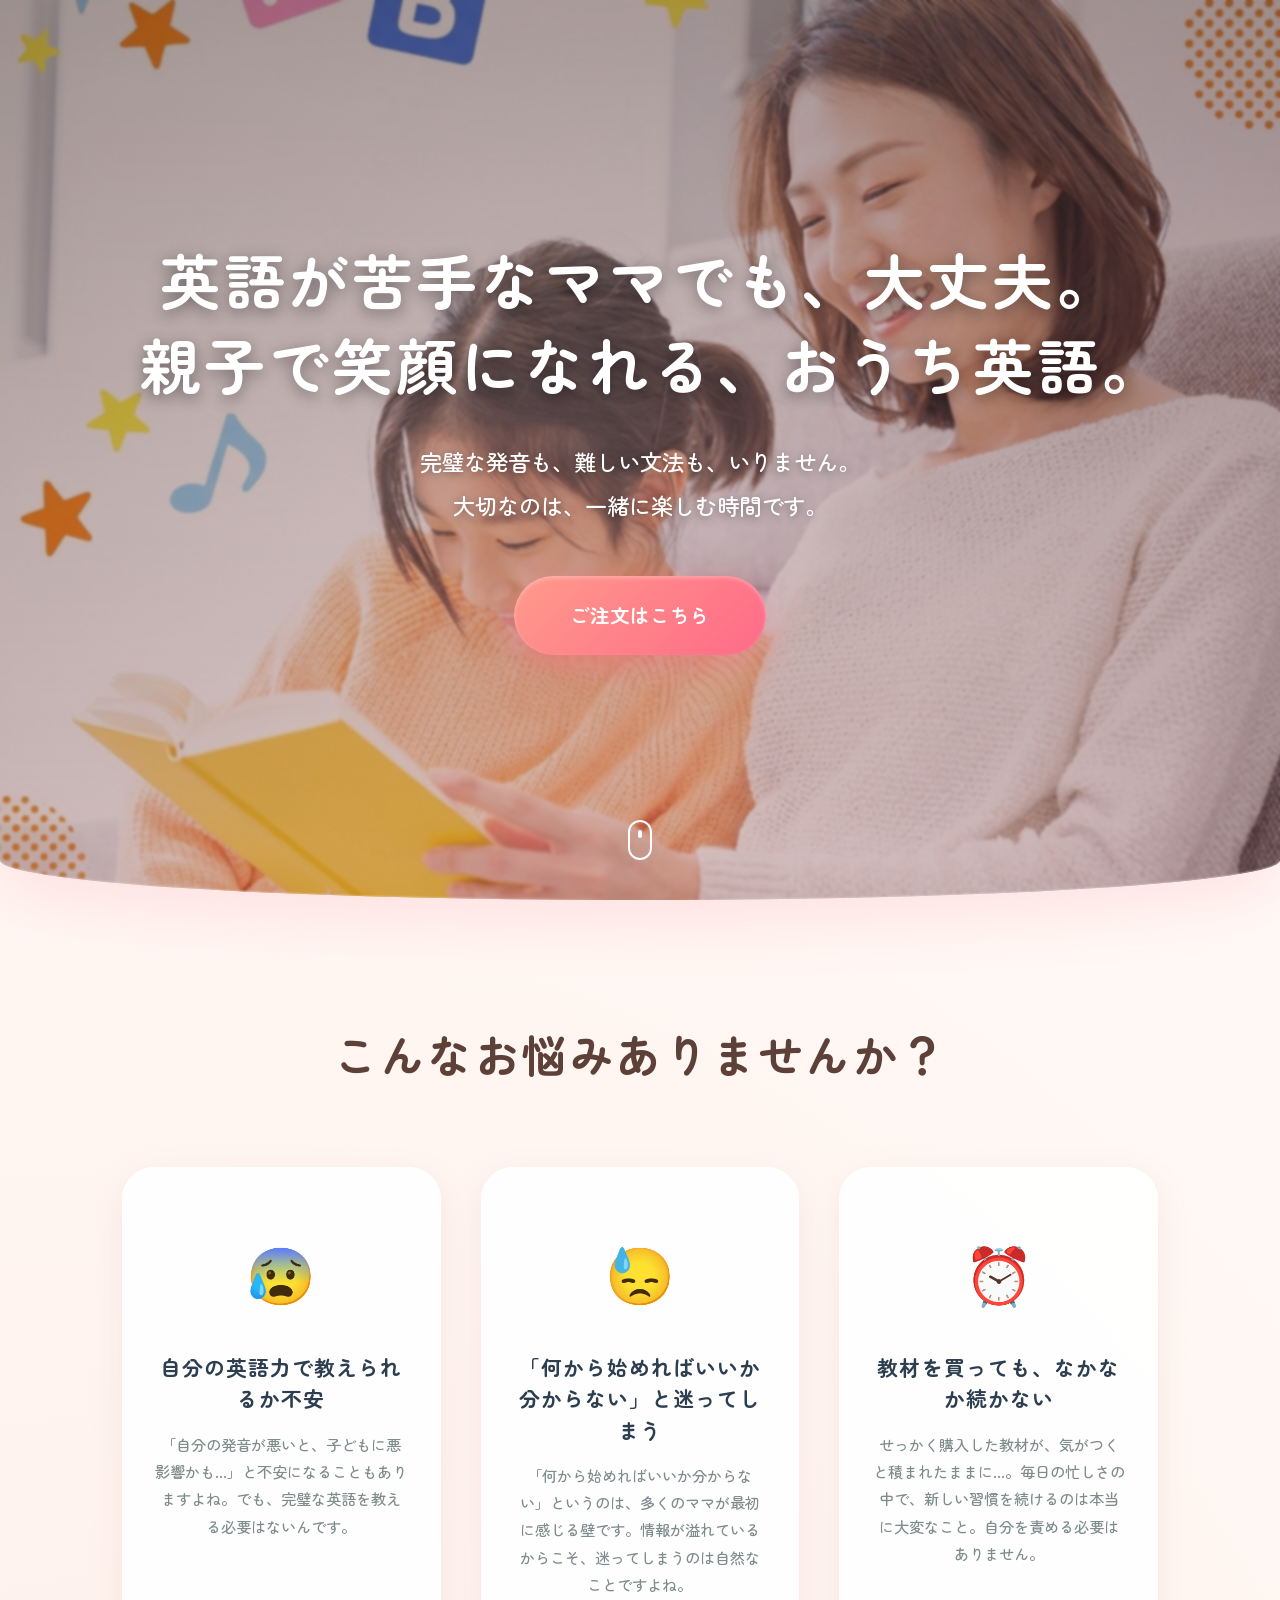
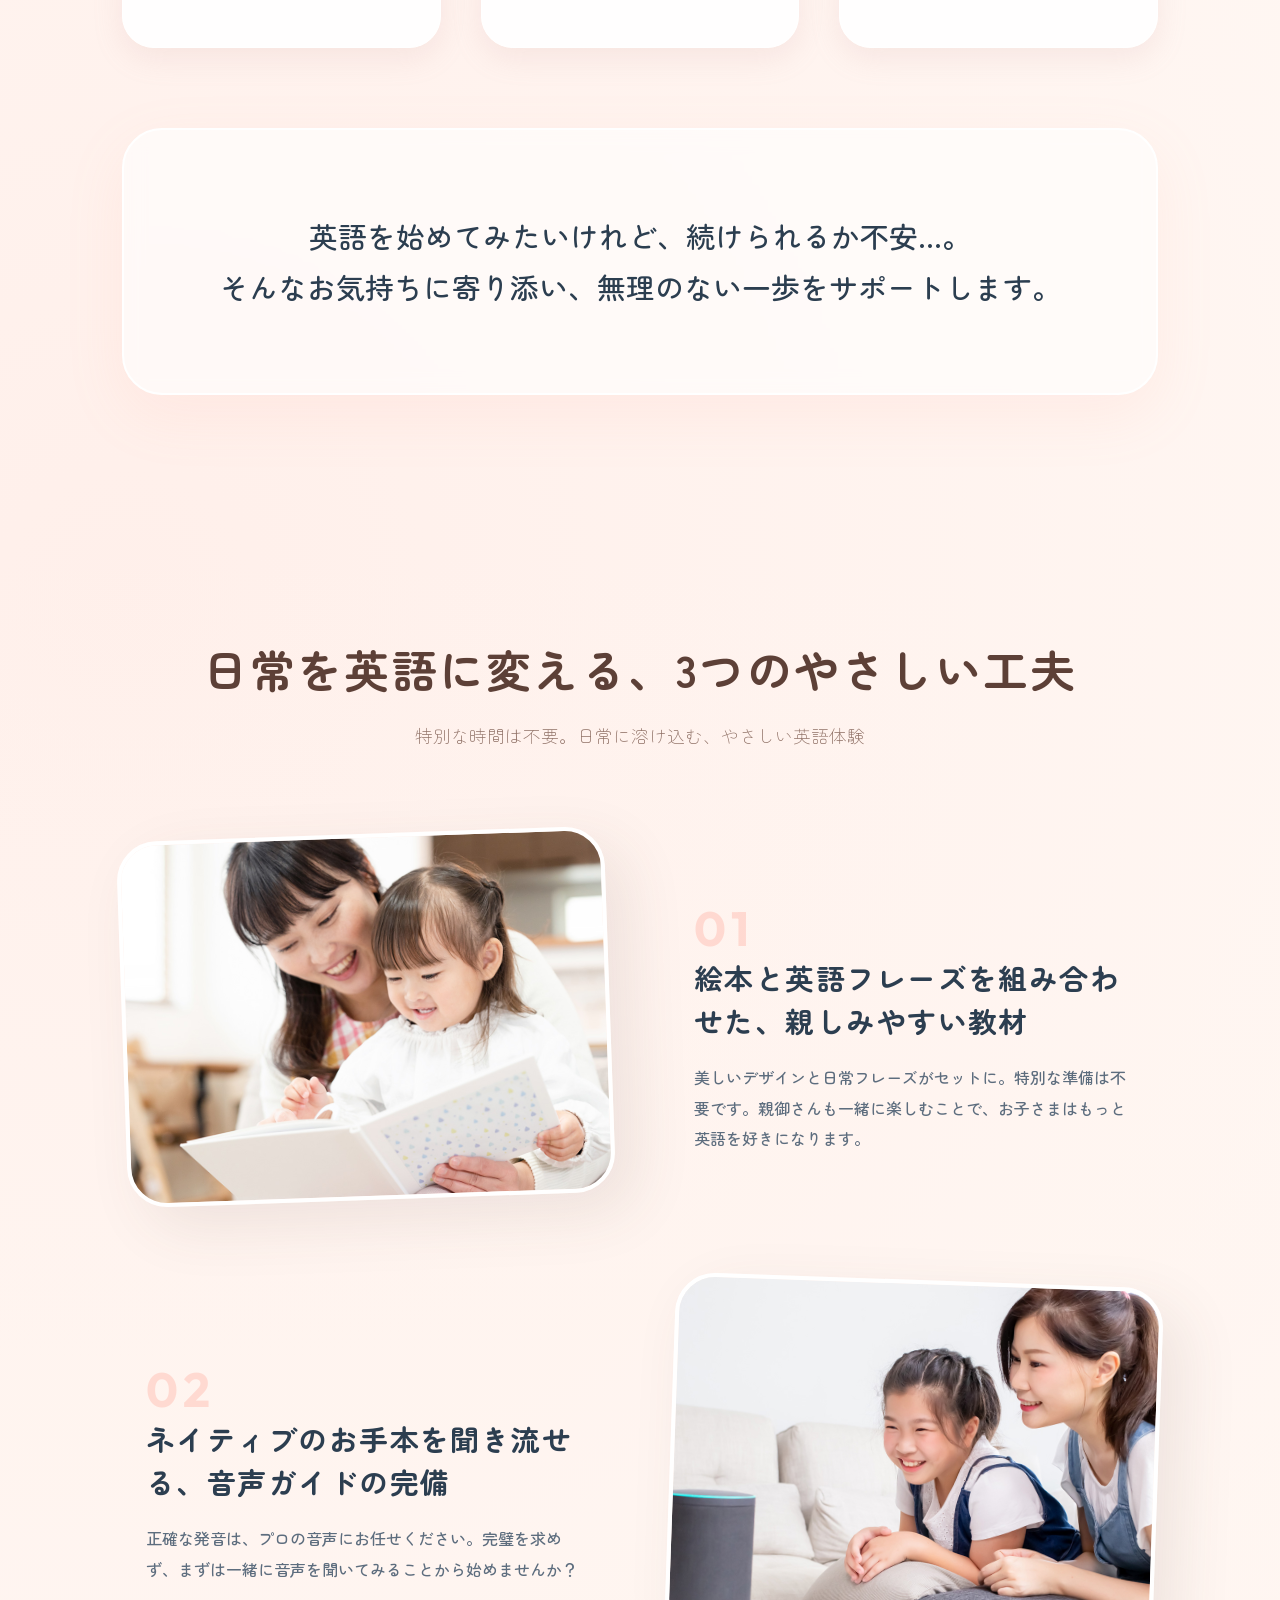
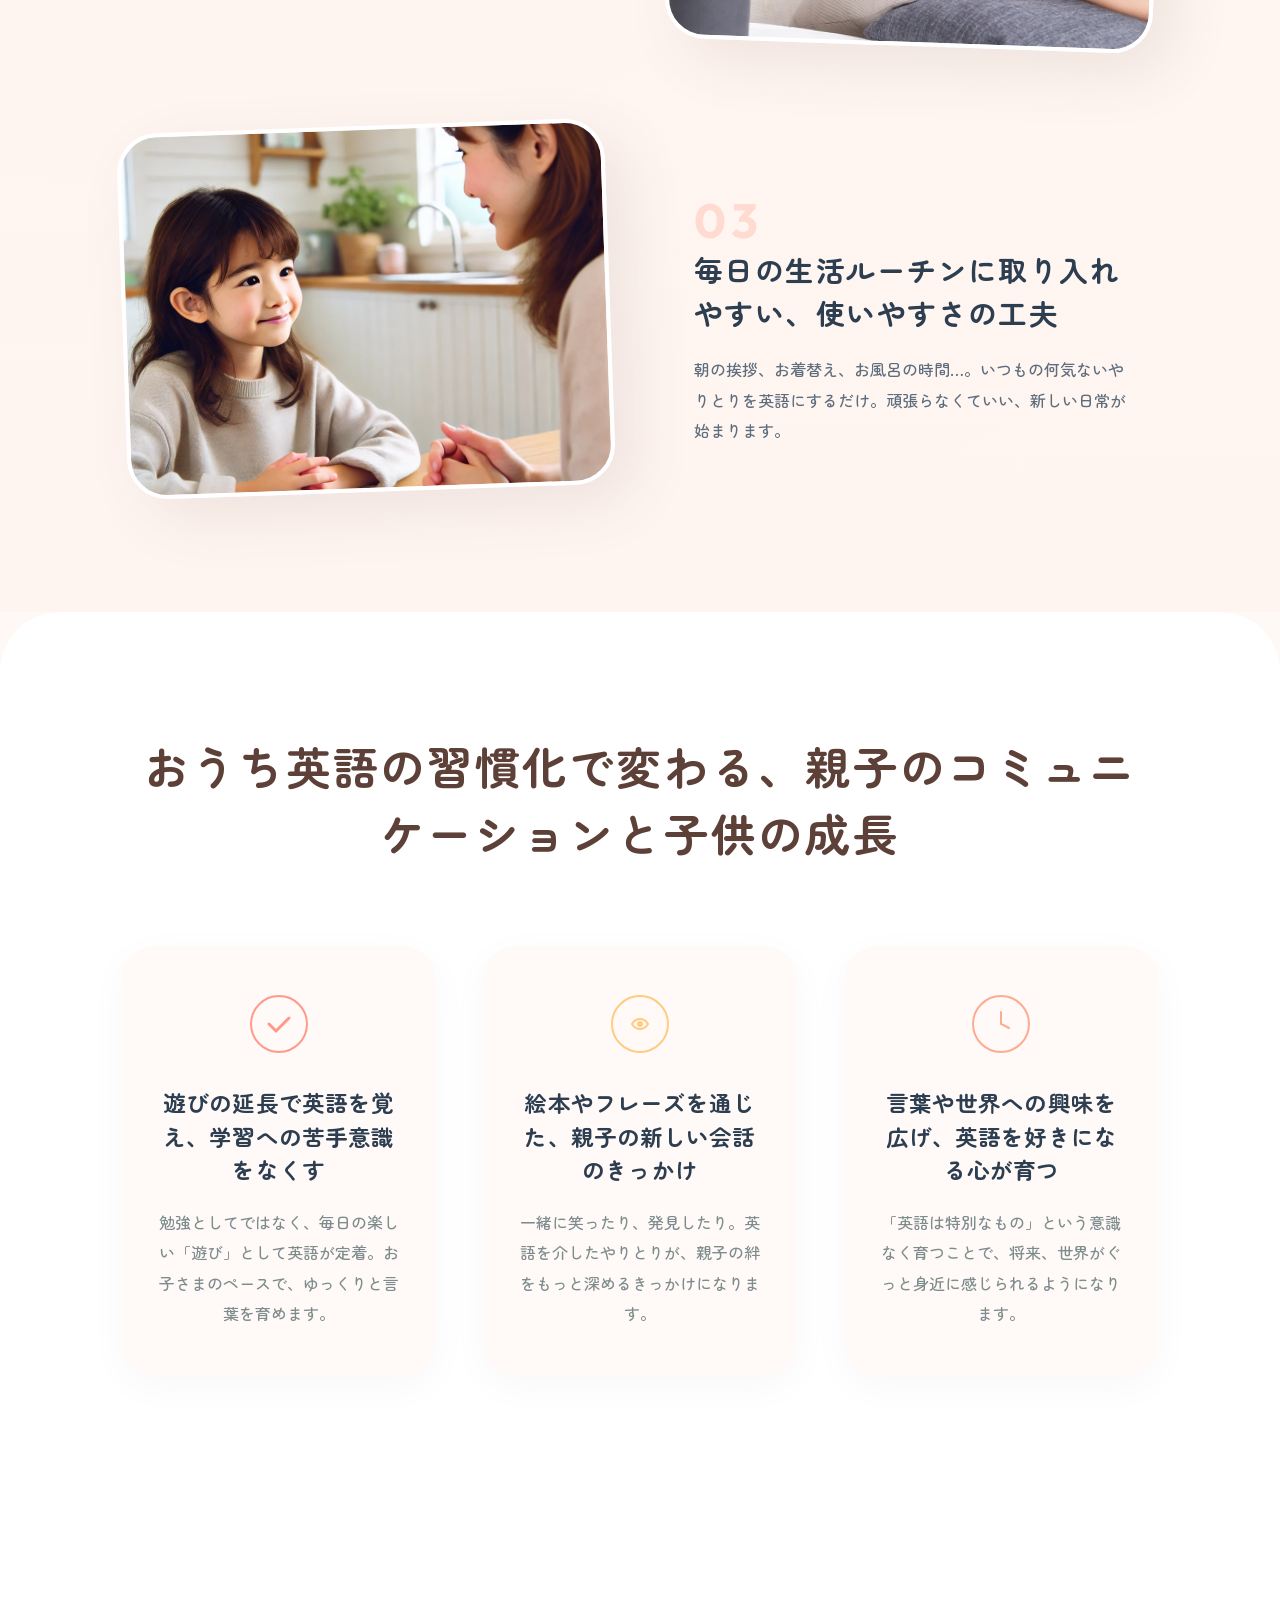
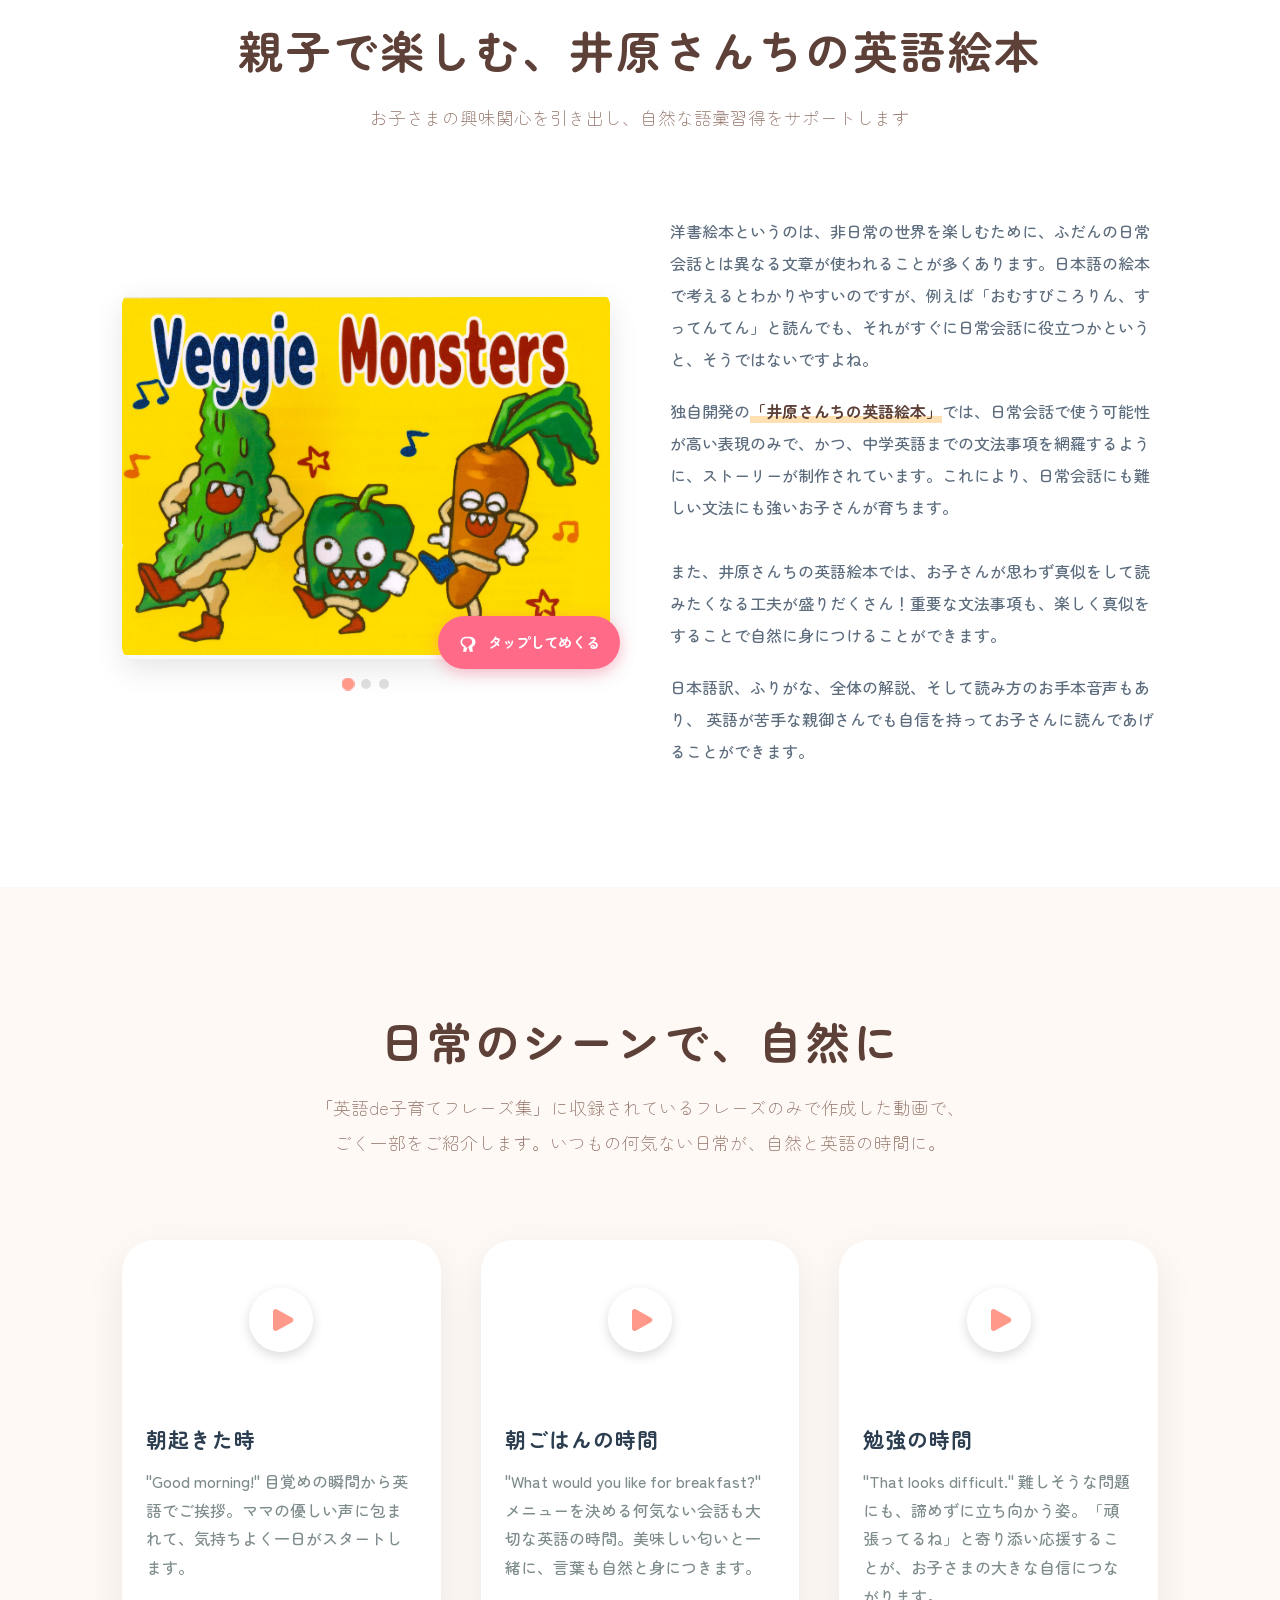
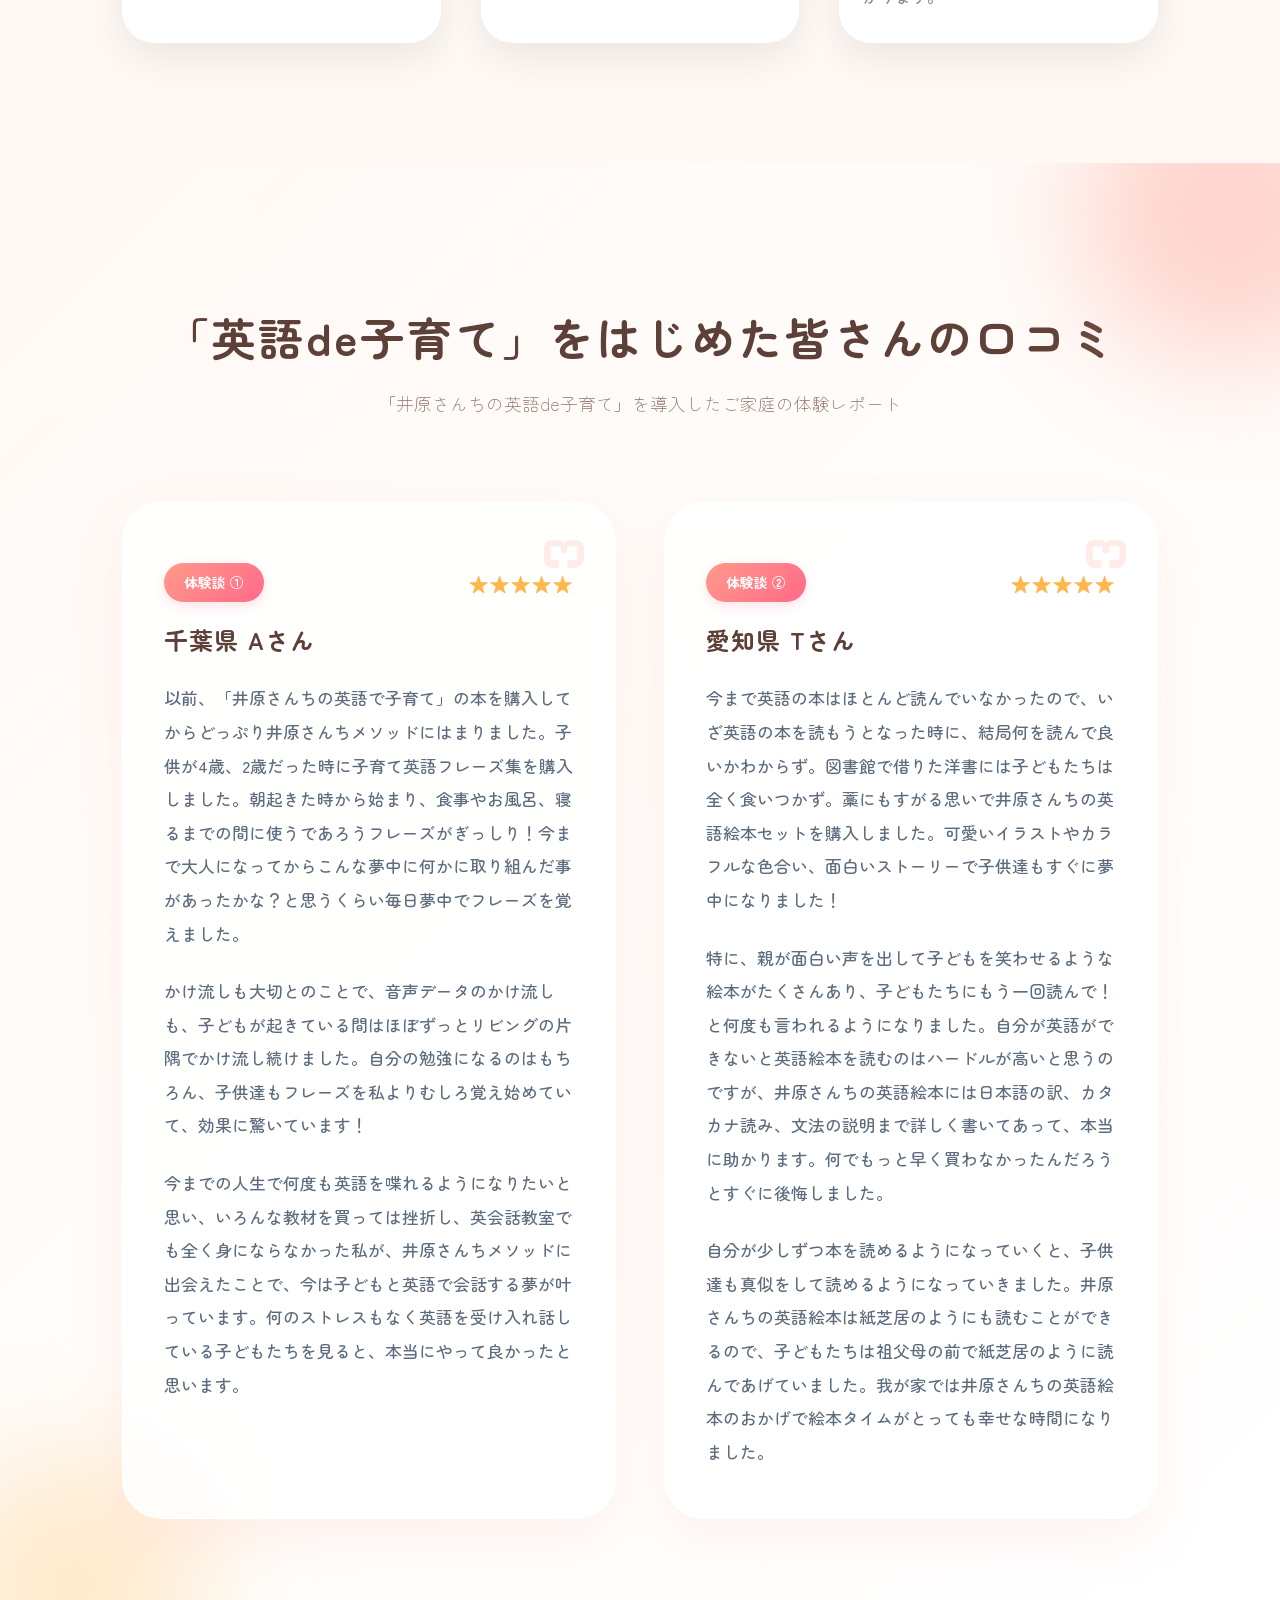
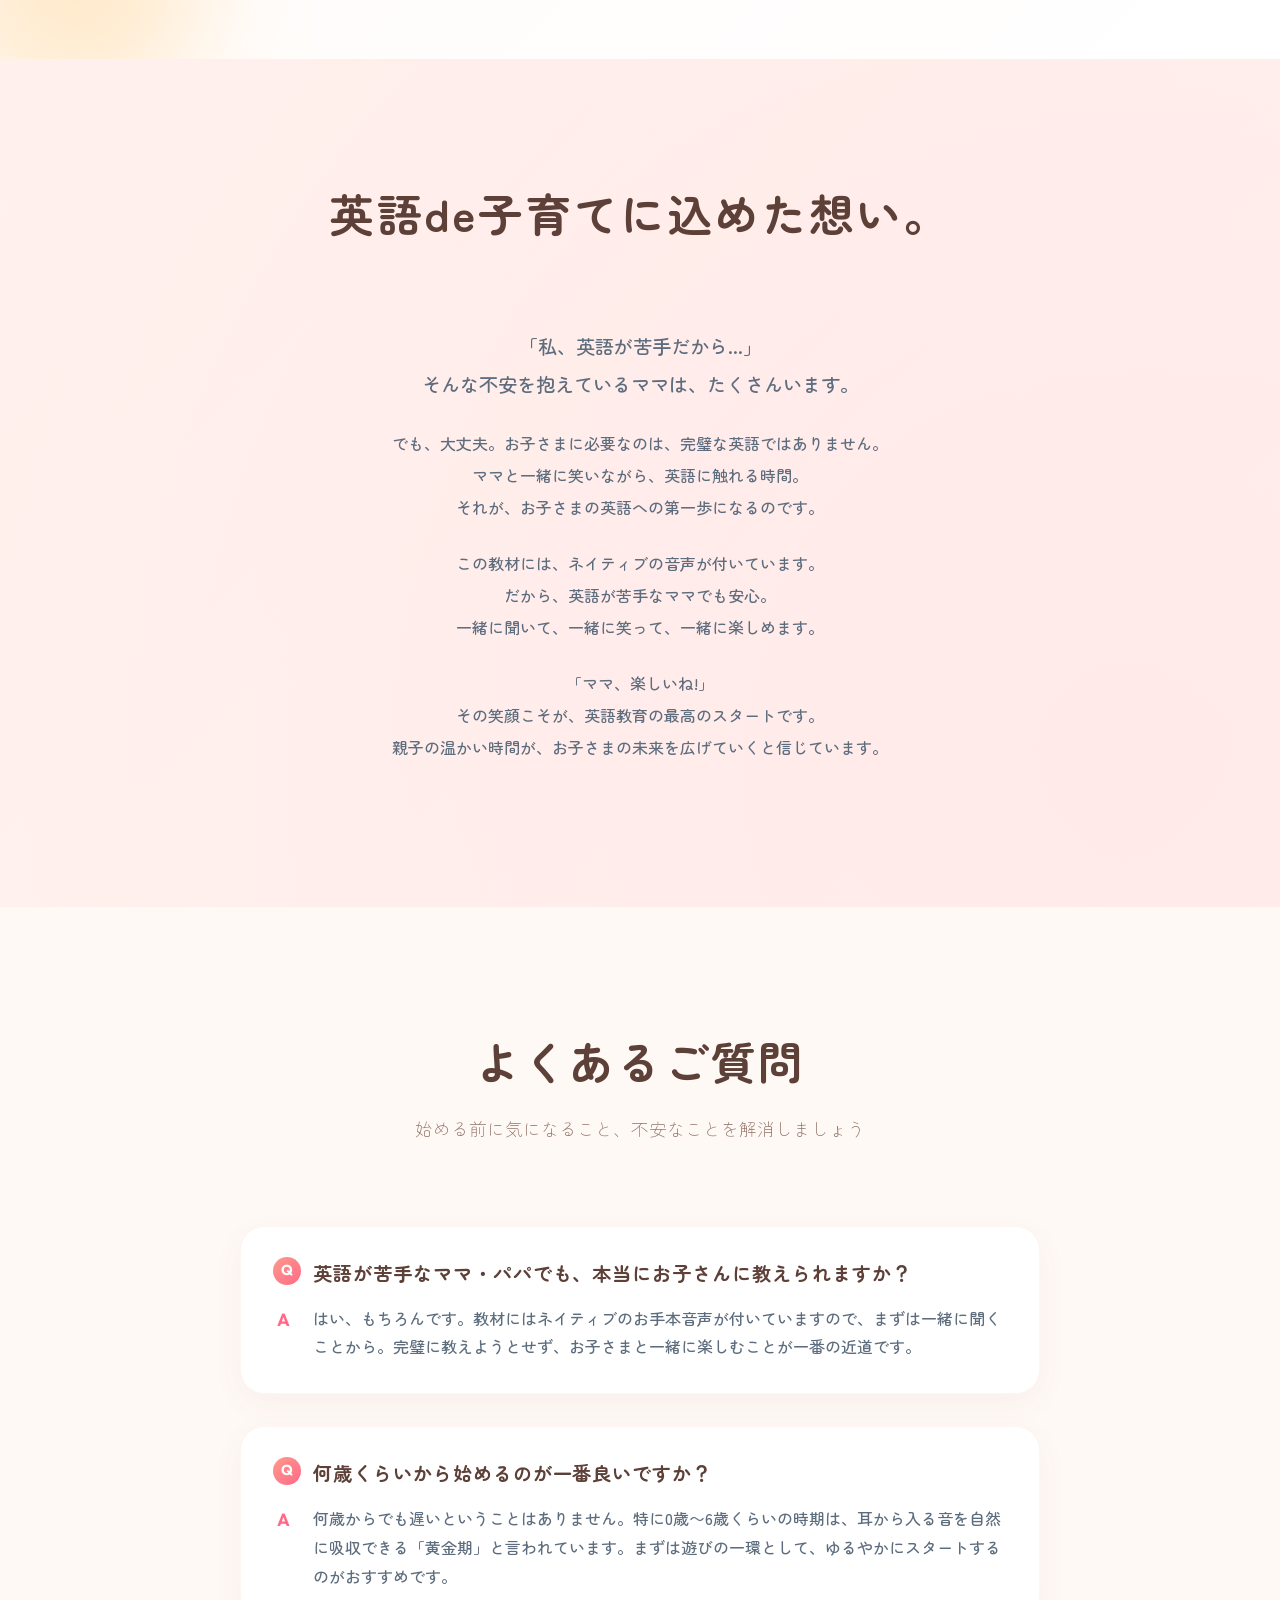
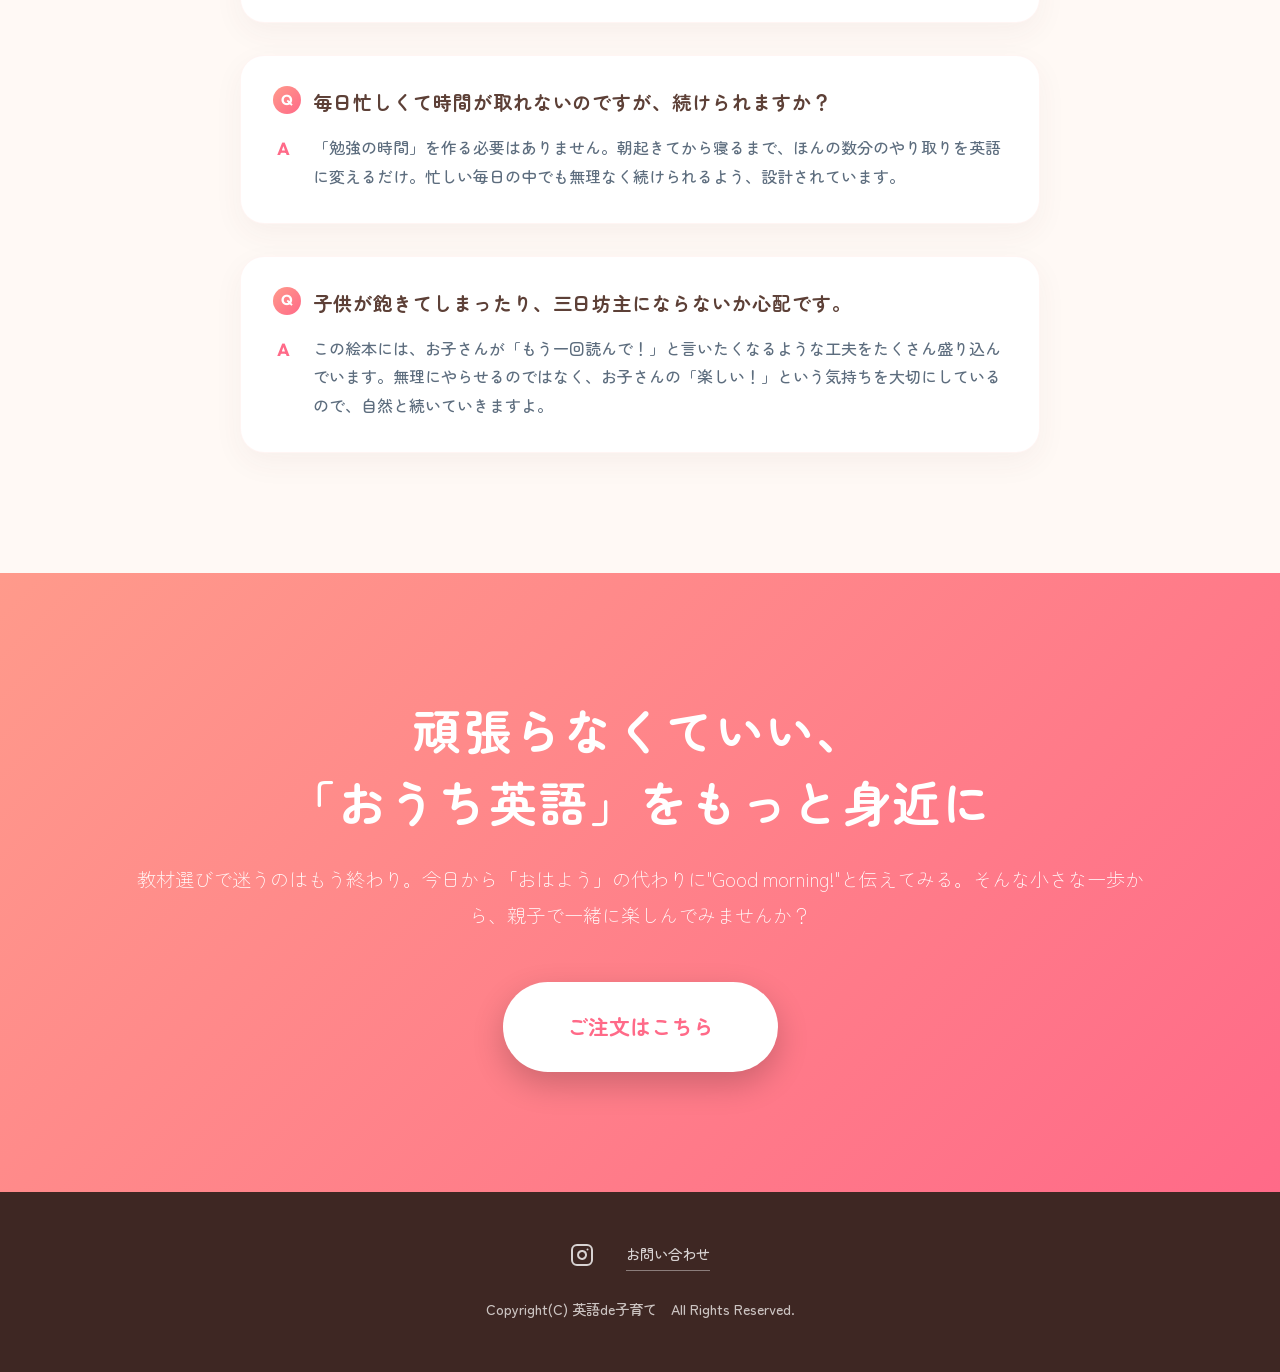
<file: index.html>
<!DOCTYPE html>
<html lang="ja">

<head>
    <meta charset="UTF-8">
    <meta name="viewport" content="width=device-width, initial-scale=1.0">
    <meta name="description"
        content="おうち英語は何から始める？「続かない」とお悩みのママへ。日常会話と中学文法が自然に身につく、親子の笑顔あふれる英語教材。完璧な発音や難しい文法は不要です。今日から無理なく始められる、やさしい英語体験を。">
    <title>おうち英語は何から始める？続かない悩みを解決する｜井原さんちの英語de子育て</title>

    <!-- Google Fonts -->
    <link rel="preconnect" href="https://fonts.googleapis.com">
    <link rel="preconnect" href="https://fonts.gstatic.com" crossorigin>
    <link
        href="https://fonts.googleapis.com/css2?family=Outfit:wght@400;600&family=Zen+Maru+Gothic:wght@400;500;700&display=swap"
        rel="stylesheet">

    <!-- Stylesheet -->
    <link rel="stylesheet" href="style.css">
    <script async src="https://www.googletagmanager.com/gtag/js?id=G-XXXXXXXX"></script>
    <script>
        window.dataLayer = window.dataLayer || [];
        function gtag() { dataLayer.push(arguments); }
        gtag('js', new Date());

        gtag('config', 'G-4X3GB6MZYL');
    </script>

</head>

<body>

    <!-- Hero Section -->
    <section id="hero" class="hero-section">
        <div class="hero-overlay"></div>
        <div class="hero-content">
            <h1 class="hero-title fade-in">
                <span>英語が苦手なママでも、大丈夫。</span><br class="pc-br">
                <span>親子で笑顔になれる、おうち英語。</span>
            </h1>
            <p class="hero-subtitle fade-in-delay-1">
                <span>完璧な発音も、難しい文法も、いりません。</span><br class="pc-br">
                <span>大切なのは、一緒に楽しむ時間です。</span>
            </p>
            <a href="https://eigokosodate.base.ec/" class="cta-button fade-in-delay-2" target="_blank"
                rel="noopener noreferrer">ご注文はこちら</a>
        </div>
        <div class="scroll-indicator">
            <span></span>
        </div>
    </section>

    <!-- Empathy Section -->
    <section id="empathy" class="empathy-section">
        <div class="container">
            <div class="section-header">
                <h2 class="section-title">こんなお悩みありませんか？</h2>
            </div>
            <div class="empathy-grid">
                <div class="empathy-card">
                    <div class="empathy-icon">😰</div>
                    <h3 class="empathy-card-title">自分の英語力で教えられるか不安</h3>
                    <p class="empathy-card-text">「自分の発音が悪いと、子どもに悪影響かも…」と不安になることもありますよね。でも、完璧な英語を教える必要はないんです。</p>
                </div>
                <div class="empathy-card">
                    <div class="empathy-icon">😓</div>
                    <h3 class="empathy-card-title">「何から始めればいいか分からない」と迷ってしまう</h3>
                    <p class="empathy-card-text">「何から始めればいいか分からない」というのは、多くのママが最初に感じる壁です。情報が溢れているからこそ、迷ってしまうのは自然なことですよね。
                    </p>
                </div>
                <div class="empathy-card">
                    <div class="empathy-icon">⏰</div>
                    <h3 class="empathy-card-title">教材を買っても、なかなか続かない</h3>
                    <p class="empathy-card-text">せっかく購入した教材が、気がつくと積まれたままに…。毎日の忙しさの中で、新しい習慣を続けるのは本当に大変なこと。自分を責める必要はありません。
                    </p>
                </div>
            </div>
            <div class="empathy-message">
                <p>英語を始めてみたいけれど、続けられるか不安…。<br>そんなお気持ちに寄り添い、無理のない一歩をサポートします。</p>
            </div>
        </div>
    </section>

    <!-- Features Section -->
    <section id="features" class="features-section">
        <div class="container">
            <div class="section-header">
                <h2 class="section-title">日常を英語に変える、3つのやさしい工夫</h2>
                <p class="section-subtitle">特別な時間は不要。日常に溶け込む、やさしい英語体験</p>
            </div>
            <div class="features-content">
                <div class="feature-item">
                    <div class="feature-image">
                        <img src="sec04_img1.jpg" alt="絵本を読む親子">
                    </div>
                    <div class="feature-text">
                        <div class="feature-number">01</div>
                        <h3 class="empathy-card-title">絵本と英語フレーズを組み合わせた、親しみやすい教材</h3>
                        <p>美しいデザインと日常フレーズがセットに。特別な準備は不要です。親御さんも一緒に楽しむことで、お子さまはもっと英語を好きになります。</p>
                    </div>
                </div>
                <div class="feature-item reverse">
                    <div class="feature-image">
                        <img src="sec04_img2.jpg" alt="音声を聞く子ども">
                    </div>
                    <div class="feature-text">
                        <div class="feature-number">02</div>
                        <h3 class="empathy-card-title">ネイティブのお手本を聞き流せる、音声ガイドの完備</h3>
                        <p>正確な発音は、プロの音声にお任せください。完璧を求めず、まずは一緒に音声を聞いてみることから始めませんか？</p>
                    </div>
                </div>
                <div class="feature-item">
                    <div class="feature-image">
                        <img src="DALL·E 2025-02-02 09.30.45 - A mother and child sitting at a table, facing each other. The child looks a bit unsure while trying to say something in English. The mother is encoura.webp"
                            alt="家族の時間">
                    </div>
                    <div class="feature-text">
                        <div class="feature-number">03</div>
                        <h3 class="empathy-card-title">毎日の生活ルーチンに取り入れやすい、使いやすさの工夫</h3>
                        <p>朝の挨拶、お着替え、お風呂の時間…。いつもの何気ないやりとりを英語にするだけ。頑張らなくていい、新しい日常が始まります。</p>
                    </div>
                </div>
            </div>
        </div>
    </section>

    <!-- Benefits Section -->
    <section id="benefits" class="benefits-section">
        <div class="container">
            <div class="section-header">
                <h2 class="section-title">おうち英語の習慣化で変わる、親子のコミュニケーションと子供の成長</h2>
            </div>
            <div class="benefits-grid">
                <div class="benefit-card">
                    <div class="benefit-icon">
                        <svg width="60" height="60" viewBox="0 0 60 60" fill="none" xmlns="http://www.w3.org/2000/svg">
                            <circle cx="30" cy="30" r="28" stroke="#FF9A8B" stroke-width="2" />
                            <path d="M20 30L27 37L40 24" stroke="#FF9A8B" stroke-width="3" stroke-linecap="round"
                                stroke-linejoin="round" />
                        </svg>
                    </div>
                    <h3 class="empathy-card-title">遊びの延長で英語を覚え、学習への苦手意識をなくす</h3>
                    <p>勉強としてではなく、毎日の楽しい「遊び」として英語が定着。お子さまのペースで、ゆっくりと言葉を育めます。</p>
                </div>
                <div class="benefit-card">
                    <div class="benefit-icon">
                        <svg width="60" height="60" viewBox="0 0 60 60" fill="none" xmlns="http://www.w3.org/2000/svg">
                            <circle cx="30" cy="30" r="28" stroke="#FFCC80" stroke-width="2" />
                            <path d="M22 30C22 30 25 25 30 25C35 25 38 30 38 30C38 30 35 35 30 35C25 35 22 30 22 30Z"
                                stroke="#FFCC80" stroke-width="2" />
                            <circle cx="30" cy="30" r="3" fill="#FFCC80" />
                        </svg>
                    </div>
                    <h3 class="empathy-card-title">絵本やフレーズを通じた、親子の新しい会話のきっかけ</h3>
                    <p>一緒に笑ったり、発見したり。英語を介したやりとりが、親子の絆をもっと深めるきっかけになります。</p>
                </div>
                <div class="benefit-card">
                    <div class="benefit-icon">
                        <svg width="60" height="60" viewBox="0 0 60 60" fill="none" xmlns="http://www.w3.org/2000/svg">
                            <circle cx="30" cy="30" r="28" stroke="#FFAB91" stroke-width="2" />
                            <path d="M30 18V30L38 34" stroke="#FFAB91" stroke-width="2" stroke-linecap="round" />
                        </svg>
                    </div>
                    <h3 class="empathy-card-title">言葉や世界への興味を広げ、英語を好きになる心が育つ</h3>
                    <p>「英語は特別なもの」という意識なく育つことで、将来、世界がぐっと身近に感じられるようになります。</p>
                </div>
            </div>
        </div>
    </section>

    <!-- Picture Book Section -->
    <section id="picture-book" class="picture-book-section">
        <div class="container">
            <div class="section-header">
                <h2 class="section-title">親子で楽しむ、井原さんちの英語絵本</h2>
                <p class="section-subtitle">お子さまの興味関心を引き出し、自然な語彙習得をサポートします</p>
            </div>
            <div class="picture-book-content">
                <div class="book-container-wrapper">
                    <div class="book-container" id="book-flipper">
                        <div class="book-page active" data-page="1">
                            <img src="veggier-monster1.jpeg" alt="Veggier Monster Page 1">
                        </div>
                        <div class="book-page" data-page="2">
                            <img src="veggier-monster3.jpeg" alt="Veggier Monster Page 3">
                        </div>
                        <div class="book-page" data-page="3">
                            <img src="veggier-monster2.jpeg" alt="Veggier Monster Page 2">
                        </div>
                        <div class="click-hint">
                            <div class="hint-icon">
                                <svg xmlns="http://www.w3.org/2000/svg" viewBox="0 0 24 24" fill="currentColor">
                                    <path
                                        d="M14.5 2c3.59 0 6.5 2.91 6.5 6.5 0 2.59-1.51 4.83-3.71 5.9l-.29.1 1 5.5H14l-.8-4H10.8l-.8 4H6l1-5.5-.29-.1C4.51 13.33 3 11.09 3 8.5 3 4.91 5.91 2 9.5 2h5zM9.5 4C7.01 4 5 6.01 5 8.5c0 1.83 1.1 3.4 2.72 4.09l1.28.54V15h4v-1.87l1.28-.54C15.9 11.9 17 10.33 17 8.5 17 6.01 14.99 4 12.5 4h-3z" />
                                </svg>
                            </div>
                            <span>タップしてめくる</span>
                        </div>
                    </div>
                    <div class="book-pagination">
                        <span class="dot active"></span>
                        <span class="dot"></span>
                        <span class="dot"></span>
                    </div>
                </div>
                <div class="picture-book-text">
                    <div class="text-block">
                        <p>洋書絵本というのは、非日常の世界を楽しむために、ふだんの日常会話とは異なる文章が使われることが多くあります。日本語の絵本で考えるとわかりやすいのですが、例えば「おむすびころりん、すってんてん」と読んでも、それがすぐに日常会話に役立つかというと、そうではないですよね。
                        </p>
                        <p>独自開発の<strong>「井原さんちの英語絵本」</strong>では、日常会話で使う可能性が高い表現のみで、かつ、中学英語までの文法事項を網羅するように、ストーリーが制作されています。これにより、日常会話にも難しい文法にも強いお子さんが育ちます。
                        </p>
                    </div>
                    <div class="text-block">
                        <p>また、井原さんちの英語絵本では、お子さんが思わず真似をして読みたくなる工夫が盛りだくさん！重要な文法事項も、楽しく真似をすることで自然に身につけることができます。</p>
                        <p>日本語訳、ふりがな、全体の解説、そして読み方のお手本音声もあり、 英語が苦手な親御さんでも自信を持ってお子さんに読んであげることができます。</p>
                    </div>
                </div>
            </div>
        </div>
    </section>
    <!-- Lifestyle Section -->
    <section id="lifestyle" class="lifestyle-section">
        <div class="container">
            <div class="section-header">
                <h2 class="section-title">日常のシーンで、自然に</h2>
                <p class="section-subtitle">
                    「英語de子育てフレーズ集」に収録されているフレーズのみで作成した動画で、<br class="pc-br">
                    ごく一部をご紹介します。いつもの何気ない日常が、自然と英語の時間に。
                </p>
            </div>
            <div class="lifestyle-grid">
                <div class="lifestyle-card">
                    <div class="lifestyle-image video-container">
                        <video src="（LP用）朝おきたとき.mp4" playsinline style="cursor: pointer;"></video>
                        <div class="video-play-icon">
                            <svg xmlns="http://www.w3.org/2000/svg" viewBox="0 0 24 24" fill="currentColor">
                                <path fill-rule="evenodd"
                                    d="M4.5 5.653c0-1.426 1.529-2.33 2.779-1.643l11.54 6.348c1.295.712 1.295 2.573 0 3.285L7.28 19.991c-1.25.687-2.779-.217-2.779-1.643V5.653z"
                                    clip-rule="evenodd" />
                            </svg>
                        </div>
                    </div>
                    <h3>朝起きた時</h3>
                    <p>"Good morning!" 目覚めの瞬間から英語でご挨拶。ママの優しい声に包まれて、気持ちよく一日がスタートします。</p>
                </div>
                <div class="lifestyle-card">
                    <div class="lifestyle-image video-container">
                        <video src="（LP用）朝ごはん何がいい (1).mp4" playsinline style="cursor: pointer;"></video>
                        <div class="video-play-icon">
                            <svg xmlns="http://www.w3.org/2000/svg" viewBox="0 0 24 24" fill="currentColor">
                                <path fill-rule="evenodd"
                                    d="M4.5 5.653c0-1.426 1.529-2.33 2.779-1.643l11.54 6.348c1.295.712 1.295 2.573 0 3.285L7.28 19.991c-1.25.687-2.779-.217-2.779-1.643V5.653z"
                                    clip-rule="evenodd" />
                            </svg>
                        </div>
                    </div>
                    <h3>朝ごはんの時間</h3>
                    <p>"What would you like for breakfast?" メニューを決める何気ない会話も大切な英語の時間。美味しい匂いと一緒に、言葉も自然と身につきます。</p>
                </div>
                <div class="lifestyle-card">
                    <div class="lifestyle-image video-container">
                        <video src="（LP用）勉強.mp4" playsinline style="cursor: pointer;"></video>
                        <div class="video-play-icon">
                            <svg xmlns="http://www.w3.org/2000/svg" viewBox="0 0 24 24" fill="currentColor">
                                <path fill-rule="evenodd"
                                    d="M4.5 5.653c0-1.426 1.529-2.33 2.779-1.643l11.54 6.348c1.295.712 1.295 2.573 0 3.285L7.28 19.991c-1.25.687-2.779-.217-2.779-1.643V5.653z"
                                    clip-rule="evenodd" />
                            </svg>
                        </div>
                    </div>
                    <h3>勉強の時間</h3>
                    <p>"That looks difficult." 難しそうな問題にも、諦めずに立ち向かう姿。「頑張ってるね」と寄り添い応援することが、お子さまの大きな自信につながります。</p>
                </div>
            </div>
        </div>
    </section>

    <!-- Testimonials Section -->
    <section id="testimonials" class="testimonials-section">
        <div class="testimonials-decoration deco-1"></div>
        <div class="testimonials-decoration deco-2"></div>
        <div class="container">
            <div class="section-header">
                <h2 class="section-title">「英語de子育て」をはじめた皆さんの口コミ</h2>
                <p class="section-subtitle">「井原さんちの英語de子育て」を導入したご家庭の体験レポート</p>
            </div>
            <div class="testimonials-grid">
                <div class="testimonial-card scroll-fade-in">
                    <div class="quote-icon">
                        <svg viewBox="0 0 24 24" fill="currentColor">
                            <path
                                d="M14.017 21L14.017 18C14.017 16.8954 14.9124 16 16.017 16H19.017C19.5693 16 20.017 15.5523 20.017 15V9C20.017 8.44772 19.5693 8 19.017 8H15.017C14.4647 8 14.017 8.44772 14.017 9V11C14.017 11.5523 13.5693 12 13.017 12H12.017C11.4647 12 11.017 11.5523 11.017 11V9C11.017 6.23858 13.2556 4 16.017 4H19.017C21.7784 4 24.017 6.23858 24.017 9V15C24.017 18.3137 21.3307 21 18.017 21H14.017ZM0 15V9C0 6.23858 2.23858 4 5 4H8C10.7614 4 13 6.23858 13 9V11C13 11.5523 12.5523 12 12 12H11C10.4477 12 10 11.5523 10 11V9C10 8.44772 9.55228 8 9 8H5C4.44772 8 4 8.44772 4 9V15C4 15.5523 4.44772 16 5 16H8C8.55228 16 9 16.8954 9 18V21H5C1.68629 21 0 18.3137 0 15Z" />
                        </svg>
                    </div>
                    <div class="testimonial-user">
                        <div class="user-info-row">
                            <span class="user-badge">体験談 ①</span>
                            <div class="star-rating">
                                <span>★</span><span>★</span><span>★</span><span>★</span><span>★</span>
                            </div>
                        </div>
                        <h3 class="user-name">千葉県 Aさん</h3>
                    </div>
                    <div class="testimonial-content">
                        <p>以前、「井原さんちの英語で子育て」の本を購入してからどっぷり井原さんちメソッドにはまりました。子供が4歳、2歳だった時に子育て英語フレーズ集を購入しました。朝起きた時から始まり、食事やお風呂、寝るまでの間に使うであろうフレーズがぎっしり！今まで大人になってからこんな夢中に何かに取り組んだ事があったかな？と思うくらい毎日夢中でフレーズを覚えました。
                        </p>
                        <p>かけ流しも大切とのことで、音声データのかけ流しも、子どもが起きている間はほぼずっとリビングの片隅でかけ流し続けました。自分の勉強になるのはもちろん、子供達もフレーズを私よりむしろ覚え始めていて、効果に驚いています！
                        </p>
                        <p>今までの人生で何度も英語を喋れるようになりたいと思い、いろんな教材を買っては挫折し、英会話教室でも全く身にならなかった私が、井原さんちメソッドに出会えたことで、今は子どもと英語で会話する夢が叶っています。何のストレスもなく英語を受け入れ話している子どもたちを見ると、本当にやって良かったと思います。
                        </p>
                    </div>
                </div>
                <div class="testimonial-card scroll-fade-in">
                    <div class="quote-icon">
                        <svg viewBox="0 0 24 24" fill="currentColor">
                            <path
                                d="M14.017 21L14.017 18C14.017 16.8954 14.9124 16 16.017 16H19.017C19.5693 16 20.017 15.5523 20.017 15V9C20.017 8.44772 19.5693 8 19.017 8H15.017C14.4647 8 14.017 8.44772 14.017 9V11C14.017 11.5523 13.5693 12 13.017 12H12.017C11.4647 12 11.017 11.5523 11.017 11V9C11.017 6.23858 13.2556 4 16.017 4H19.017C21.7784 4 24.017 6.23858 24.017 9V15C24.017 18.3137 21.3307 21 18.017 21H14.017ZM0 15V9C0 6.23858 2.23858 4 5 4H8C10.7614 4 13 6.23858 13 9V11C13 11.5523 12.5523 12 12 12H11C10.4477 12 10 11.5523 10 11V9C10 8.44772 9.55228 8 9 8H5C4.44772 8 4 8.44772 4 9V15C4 15.5523 4.44772 16 5 16H8C8.55228 16 9 16.8954 9 18V21H5C1.68629 21 0 18.3137 0 15Z" />
                        </svg>
                    </div>
                    <div class="testimonial-user">
                        <div class="user-info-row">
                            <span class="user-badge">体験談 ②</span>
                            <div class="star-rating">
                                <span>★</span><span>★</span><span>★</span><span>★</span><span>★</span>
                            </div>
                        </div>
                        <h3 class="user-name">愛知県 Tさん</h3>
                    </div>
                    <div class="testimonial-content">
                        <p>今まで英語の本はほとんど読んでいなかったので、いざ英語の本を読もうとなった時に、結局何を読んで良いかわからず。図書館で借りた洋書には子どもたちは全く食いつかず。藁にもすがる思いで井原さんちの英語絵本セットを購入しました。可愛いイラストやカラフルな色合い、面白いストーリーで子供達もすぐに夢中になりました！
                        </p>
                        <p>特に、親が面白い声を出して子どもを笑わせるような絵本がたくさんあり、子どもたちにもう一回読んで！と何度も言われるようになりました。自分が英語ができないと英語絵本を読むのはハードルが高いと思うのですが、井原さんちの英語絵本には日本語の訳、カタカナ読み、文法の説明まで詳しく書いてあって、本当に助かります。何でもっと早く買わなかったんだろうとすぐに後悔しました。
                        </p>
                        <p>自分が少しずつ本を読めるようになっていくと、子供達も真似をして読めるようになっていきました。井原さんちの英語絵本は紙芝居のようにも読むことができるので、子どもたちは祖父母の前で紙芝居のように読んであげていました。我が家では井原さんちの英語絵本のおかげで絵本タイムがとっても幸せな時間になりました。
                        </p>
                    </div>
                </div>
            </div>
        </div>
    </section>

    <!-- Message Section -->
    <section id="message" class="message-section">
        <div class="container">
            <div class="message-content">
                <div class="message-text">
                    <div class="section-header">
                        <h2 class="section-title">英語de子育てに込めた想い。</h2>
                    </div>
                    <p class="message-intro">
                        「私、英語が苦手だから...」<br class="pc-br">
                        そんな不安を抱えているママは、たくさんいます。
                    </p>
                    <p>
                        でも、大丈夫。お子さまに必要なのは、完璧な英語ではありません。<br class="pc-br">
                        ママと一緒に笑いながら、英語に触れる時間。<br class="pc-br">
                        それが、お子さまの英語への第一歩になるのです。
                    </p>
                    <p>
                        この教材には、ネイティブの音声が付いています。<br>
                        だから、英語が苦手なママでも安心。<br>
                        一緒に聞いて、一緒に笑って、一緒に楽しめます。
                    </p>
                    <p>
                        「ママ、楽しいね!」<br>
                        その笑顔こそが、英語教育の最高のスタートです。<br>
                        親子の温かい時間が、お子さまの未来を広げていくと信じています。
                    </p>
                </div>
            </div>
        </div>
    </section>

    <!-- FAQ Section -->
    <section id="faq" class="faq-section">
        <div class="container">
            <div class="section-header">
                <h2 class="section-title">よくあるご質問</h2>
                <p class="section-subtitle">始める前に気になること、不安なことを解消しましょう</p>
            </div>
            <div class="faq-grid">
                <div class="faq-item">
                    <h3 class="faq-question">英語が苦手なママ・パパでも、本当にお子さんに教えられますか？</h3>
                    <p class="faq-answer">
                        はい、もちろんです。教材にはネイティブのお手本音声が付いていますので、まずは一緒に聞くことから。完璧に教えようとせず、お子さまと一緒に楽しむことが一番の近道です。</p>
                </div>
                <div class="faq-item">
                    <h3 class="faq-question">何歳くらいから始めるのが一番良いですか？</h3>
                    <p class="faq-answer">
                        何歳からでも遅いということはありません。特に0歳〜6歳くらいの時期は、耳から入る音を自然に吸収できる「黄金期」と言われています。まずは遊びの一環として、ゆるやかにスタートするのがおすすめです。
                    </p>
                </div>
                <div class="faq-item">
                    <h3 class="faq-question">毎日忙しくて時間が取れないのですが、続けられますか？</h3>
                    <p class="faq-answer">
                        「勉強の時間」を作る必要はありません。朝起きてから寝るまで、ほんの数分のやり取りを英語に変えるだけ。忙しい毎日の中でも無理なく続けられるよう、設計されています。</p>
                </div>
                <div class="faq-item">
                    <h3 class="faq-question">子供が飽きてしまったり、三日坊主にならないか心配です。</h3>
                    <p class="faq-answer">
                        この絵本には、お子さんが「もう一回読んで！」と言いたくなるような工夫をたくさん盛り込んでいます。無理にやらせるのではなく、お子さんの「楽しい！」という気持ちを大切にしているので、自然と続いていきますよ。
                    </p>
                </div>
            </div>
        </div>
    </section>

    <!-- CTA Section -->
    <section id="cta" class="cta-section">
        <div class="container">
            <div class="cta-content">
                <h2>頑張らなくていい、<br class="pc-br">「おうち英語」をもっと身近に</h2>
                <p>教材選びで迷うのはもう終わり。今日から「おはよう」の代わりに"Good morning!"と伝えてみる。そんな小さな一歩から、親子で一緒に楽しんでみませんか？</p>
                <a href="https://eigokosodate.base.ec/" class="cta-button-large" target="_blank"
                    rel="noopener noreferrer">ご注文はこちら</a>
            </div>
        </div>
    </section>

    <!-- Footer -->
    <footer class="footer">
        <div class="container">
            <div style="margin-bottom: 24px; display: flex; justify-content: center; align-items: center; gap: 32px;">
                <a href="https://www.instagram.com/eigodekosodatesale/" target="_blank" rel="noopener noreferrer"
                    style="color: rgba(255,255,255,0.8); transition: all 0.3s; display: flex;" aria-label="Instagram">
                    <svg xmlns="http://www.w3.org/2000/svg" width="24" height="24" viewBox="0 0 24 24" fill="none"
                        stroke="currentColor" stroke-width="2" stroke-linecap="round" stroke-linejoin="round"
                        class="feather feather-instagram">
                        <rect x="2" y="2" width="20" height="20" rx="5" ry="5"></rect>
                        <path d="M16 11.37A4 4 0 1 1 12.63 8 4 4 0 0 1 16 11.37z"></path>
                        <line x1="17.5" y1="6.5" x2="17.51" y2="6.5"></line>
                    </svg>
                </a>
                <a href="contact.html"
                    style="color: rgba(255,255,255,0.8); font-size: 0.9rem; text-decoration: none; border-bottom: 1px solid rgba(255,255,255,0.4); padding-bottom: 2px; transition: all 0.3s;">
                    お問い合わせ
                </a>
            </div>
            <p>Copyright(C) 英語de子育て　All Rights Reserved.</p>
        </div>
    </footer>

    <!-- Floating CTA Button -->
    <a href="https://eigokosodate.base.ec/" class="floating-cta" target="_blank" rel="noopener noreferrer">
        ご注文はこちら
    </a>

    <!-- JavaScript -->
    <script src="script.js"></script>
</body>

</html>
</file>
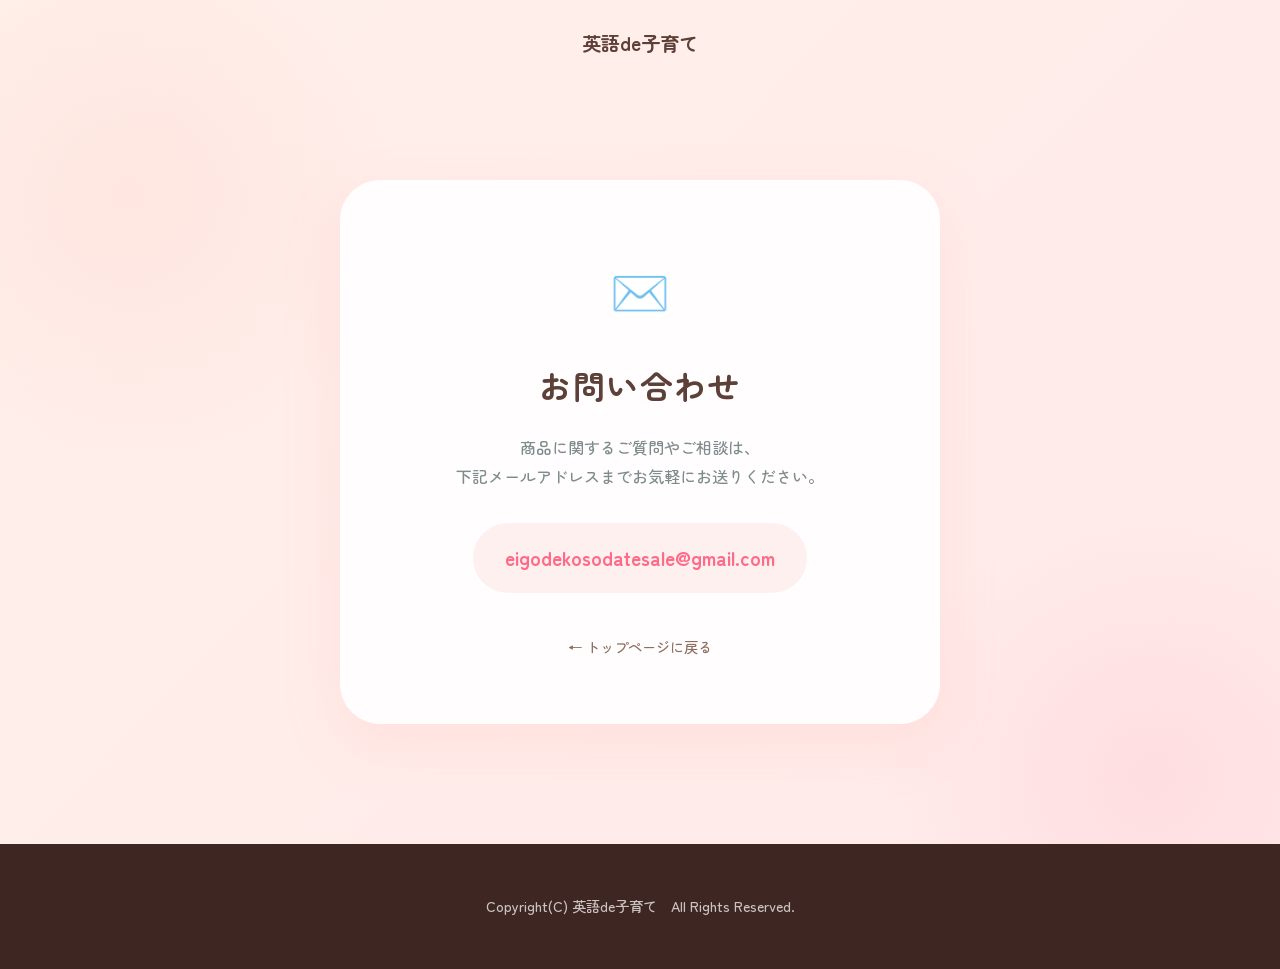
<file: contact.html>
<!DOCTYPE html>
<html lang="ja">

<head>
    <meta charset="UTF-8">
    <meta name="viewport" content="width=device-width, initial-scale=1.0">
    <title>お問い合わせ | 英語de子育て</title>
    <!-- Fonts -->
    <link rel="preconnect" href="https://fonts.googleapis.com">
    <link rel="preconnect" href="https://fonts.gstatic.com" crossorigin>
    <link
        href="https://fonts.googleapis.com/css2?family=Outfit:wght@400;600&family=Zen+Maru+Gothic:wght@400;500;700&display=swap"
        rel="stylesheet">
    <link rel="stylesheet" href="style.css">
    <style>
        .contact-section {
            padding: 180px 0 120px;
            min-height: 80vh;
            display: flex;
            align-items: center;
            justify-content: center;
            background: linear-gradient(135deg, rgba(255, 154, 139, 0.1) 0%, rgba(255, 106, 136, 0.1) 100%);
        }

        .contact-card {
            background: rgba(255, 255, 255, 0.9);
            border: 1px solid rgba(255, 255, 255, 1);
            box-shadow: 0 20px 60px rgba(255, 154, 139, 0.15);
            border-radius: 40px;
            padding: 60px 40px;
            text-align: center;
            max-width: 600px;
            width: 100%;
            margin: 0 24px;
        }

        .contact-icon {
            font-size: 3rem;
            margin-bottom: 24px;
        }

        .contact-email {
            display: inline-block;
            margin-top: 32px;
            font-size: 1.2rem;
            font-weight: 700;
            color: #FF6A88;
            padding: 16px 32px;
            background: #FFF0F0;
            border-radius: 100px;
            transition: all 0.3s ease;
            word-break: break-all;
        }

        .contact-email:hover {
            background: #FF6A88;
            color: #fff;
            transform: translateY(-4px);
            box-shadow: 0 10px 20px rgba(255, 106, 136, 0.2);
        }

        .back-link {
            display: inline-block;
            margin-top: 40px;
            color: #8D6E63;
            font-size: 0.9rem;
            border-bottom: 1px solid transparent;
            transition: border-color 0.3s;
        }

        .back-link:hover {
            border-bottom-color: #8D6E63;
        }
    </style>
</head>

<body>
    <!-- Header (Simple) -->
    <header style="position: absolute; top: 0; left: 0; width: 100%; padding: 24px; text-align: center; z-index: 100;">
        <a href="index.html"
            style="font-family: 'Zen Maru Gothic', sans-serif; font-weight: 700; font-size: 1.2rem; color: #5D4037;">英語de子育て</a>
    </header>

    <section class="contact-section">
        <div class="contact-card">
            <div class="contact-icon">✉️</div>
            <h1 style="font-size: 2rem; margin-bottom: 24px; color: #5D4037;">お問い合わせ</h1>
            <p style="color: #7F8C8D; line-height: 1.8;">
                商品に関するご質問やご相談は、<br>
                下記メールアドレスまでお気軽にお送りください。
            </p>

            <a href="mailto:eigodekosodatesale@gmail.com" class="contact-email">
                eigodekosodatesale@gmail.com
            </a>

            <div>
                <a href="index.html" class="back-link">← トップページに戻る</a>
            </div>
        </div>
    </section>

    <!-- Footer -->
    <footer class="footer">
        <div class="container">
            <p>Copyright(C) 英語de子育て　All Rights Reserved.</p>
        </div>
    </footer>
</body>

</html>
</file>
<file: style.css>
﻿/* ========================================
   Reset & Base Styles
======================================== */

* {
    margin: 0;
    padding: 0;
    box-sizing: border-box;
}

html {
    scroll-behavior: smooth;
}

body {
    font-family: 'Zen Maru Gothic', sans-serif;
    font-weight: 500;
    line-height: 2;
    color: #5D4037;
    background-color: #FFF9F5;
    background-image:
        radial-gradient(circle at 10% 20%, rgba(255, 154, 139, 0.1) 0%, transparent 20%),
        radial-gradient(circle at 90% 80%, rgba(255, 106, 136, 0.1) 0%, transparent 20%);
    overflow-x: hidden;
}

img,
video {
    max-width: 100%;
    height: auto;
    display: block;
}

a {
    text-decoration: none;
    display: block;
}

/* Instagram Icon Hover */
.footer a svg:hover {
    transform: scale(1.1);
    color: #fff;
}

/* ========================================
   Typography
======================================== */

h1,
h2,
h3 {
    font-weight: 700;
    line-height: 1.5;
    letter-spacing: 0.05em;
}

h1 {
    font-size: clamp(2.2rem, 5vw, 4rem);
}

h2 {
    font-size: clamp(1.8rem, 4vw, 2.8rem);
}

h3 {
    font-size: clamp(1.4rem, 3vw, 2rem);
}

/* ========================================
   Container
======================================== */

.container {
    max-width: 1100px;
    margin: 0 auto;
    padding: 0 32px;
}

/* ========================================
   Section Headers
======================================== */

.section-header {
    text-align: center;
    margin-bottom: 60px;
}

.section-title {
    margin-bottom: 16px;
    color: #5D4037;
}

.section-subtitle {
    font-size: 1.1rem;
    color: #8D6E63;
    font-weight: 300;
}

/* ========================================
   Hero Section
======================================== */

.hero-section {
    position: relative;
    height: 100vh;
    min-height: 700px;
    display: flex;
    align-items: center;
    justify-content: center;
    background: linear-gradient(135deg, rgba(255, 154, 139, 0.2) 0%, rgba(255, 106, 136, 0.2) 100%),
        url('hero_clean.png') center/cover no-repeat;
    color: #fff;
    overflow: hidden;
    border-bottom-left-radius: 50% 40px;
    border-bottom-right-radius: 50% 40px;
    box-shadow: 0 20px 60px rgba(255, 106, 136, 0.15);
}

.hero-section::before {
    content: '';
    position: absolute;
    top: 0;
    left: 0;
    right: 0;
    bottom: 0;
    background: linear-gradient(to bottom, rgba(0, 0, 0, 0.3), rgba(0, 0, 0, 0.1));
    z-index: 1;
}

.hero-overlay {
    position: absolute;
    inset: 0;
    background: radial-gradient(circle at center, rgba(255, 255, 255, 0.1) 0%, rgba(0, 0, 0, 0.1) 100%);
    backdrop-filter: blur(1px);
    z-index: 1;
}

.hero-content {
    position: relative;
    z-index: 2;
    text-align: center;
    padding: 0;
    max-width: 1000px;
}

.hero-title {
    font-size: clamp(2rem, 5vw, 3.8rem);
    font-weight: 700;
    margin-bottom: 32px;
    color: #fff;
    text-shadow: 0 4px 15px rgba(0, 0, 0, 0.4);
    line-height: 1.4;
    width: 100%;
}

.hero-title span,
.hero-subtitle span {
    display: inline-block;
    white-space: nowrap;
}

/* PC-only line break utility - redefined here to be safe */
.pc-br {
    display: block;
}

.hero-subtitle {
    font-size: clamp(1.1rem, 2.5vw, 1.4rem);
    margin-bottom: 48px;
    font-weight: 500;
    color: #fff;
    text-shadow: 0 2px 10px rgba(0, 0, 0, 0.4);
}

.cta-button {
    display: inline-block;
    padding: 20px 56px;
    background: linear-gradient(135deg, #FF9A8B 0%, #FF6A88 100%);
    color: #fff;
    font-size: 1.2rem;
    font-weight: 700;
    border-radius: 100px;
    transition: all 0.4s cubic-bezier(0.34, 1.56, 0.64, 1);
    box-shadow: 0 10px 30px rgba(255, 106, 136, 0.4), inset 0 2px 4px rgba(255, 255, 255, 0.3);
    letter-spacing: 0.05em;
    position: relative;
    overflow: hidden;
}

.cta-button::after {
    content: '';
    position: absolute;
    top: 0;
    left: 0;
    width: 100%;
    height: 100%;
    background: linear-gradient(to right, transparent, rgba(255, 255, 255, 0.4), transparent);
    transform: translateX(-100%);
    transition: 0.5s;
}

.cta-button:hover {
    transform: translateY(-6px) scale(1.02);
    box-shadow: 0 20px 40px rgba(255, 106, 136, 0.5);
}

.cta-button:hover::after {
    transform: translateX(100%);
}

.scroll-indicator {
    position: absolute;
    bottom: 40px;
    left: 50%;
    transform: translateX(-50%);
    z-index: 2;
}

.scroll-indicator span {
    display: block;
    width: 24px;
    height: 40px;
    border: 2px solid rgba(255, 255, 255, 0.8);
    border-radius: 20px;
    position: relative;
    border-color: #fff;
}

.scroll-indicator span::before {
    content: '';
    position: absolute;
    top: 8px;
    left: 50%;
    transform: translateX(-50%);
    width: 4px;
    height: 8px;
    background: rgba(255, 255, 255, 0.8);
    border-radius: 2px;
    animation: scroll-down 2s infinite;
    background: #fff;
}

@keyframes scroll-down {

    0%,
    100% {
        opacity: 0;
        transform: translateX(-50%) translateY(0);
    }

    50% {
        opacity: 1;
        transform: translateX(-50%) translateY(12px);
    }
}

/* ========================================
   Fade In Animations
======================================== */

.fade-in {
    opacity: 0;
    animation: fadeIn 1.2s ease-out forwards;
}

.fade-in-delay-1 {
    opacity: 0;
    animation: fadeIn 1.2s ease-out 0.3s forwards;
}

.fade-in-delay-2 {
    opacity: 0;
    animation: fadeIn 1.2s ease-out 0.6s forwards;
}

@keyframes fadeIn {
    to {
        opacity: 1;
    }
}

/* ========================================
   Section Common
======================================== */
.section-header {
    text-align: center;
    margin-bottom: 80px;
}

.section-title {
    margin-bottom: 16px;
    color: #5D4037;
}

.section-title h2 {
    color: #5D4037;
    position: relative;
    display: inline-block;
}

.section-title h2::after {
    content: '';
    display: block;
    width: 60px;
    height: 4px;
    background: #FF9A8B;
    margin: 16px auto 0;
    border-radius: 2px;
}

.section-subtitle {
    font-size: 1.1rem;
    color: #8D6E63;
    font-weight: 300;
}

/* ========================================
   Empathy Section
======================================== */

.empathy-section {
    padding: 120px 0;
    background: transparent;
    position: relative;
    z-index: 10;
}

.empathy-grid {
    display: grid;
    grid-template-columns: repeat(auto-fit, minmax(280px, 1fr));
    gap: 40px;
    margin-bottom: 80px;
}

.empathy-card {
    text-align: center;
    padding: 40px 24px;
    background: #FFFFFF;
    border-radius: 16px;
    transition: all 0.4s ease;
    border: 1px solid rgba(255, 230, 230, 0.5);
    background: rgba(255, 255, 255, 0.9);
    border: 1px solid rgba(255, 255, 255, 1);
    box-shadow: 0 10px 30px rgba(200, 150, 150, 0.15);
    border-radius: 32px;
    padding: 48px 32px;
    transition: all 0.5s cubic-bezier(0.2, 0.8, 0.2, 1);
}

.empathy-card:hover {
    transform: translateY(-8px);
    box-shadow: 0 12px 32px rgba(0, 0, 0, 0.08);
    transform: translateY(-12px);
    box-shadow: 0 20px 50px rgba(255, 154, 139, 0.25);
}

.empathy-icon {
    font-size: 3rem;
    margin-bottom: 24px;
    font-size: 3.5rem;
    margin-bottom: 24px;
}

.empathy-card h3 {
    margin-bottom: 16px;
    color: #2C3E50;
    font-size: 1.3rem;
}

.empathy-card p {
    color: #7F8C8D;
    font-size: 0.95rem;
    line-height: 1.8;
}

.empathy-message {
    text-align: center;
    padding: 60px 24px;
    background: linear-gradient(135deg, rgba(255, 240, 230, 0.6) 0%, rgba(255, 230, 230, 0.6) 100%);
    border-radius: 24px;
    margin-top: 80px;
    padding: 80px 40px;
    background: rgba(255, 255, 255, 0.6);
    backdrop-filter: blur(10px);
    border-radius: 40px;
    border: 2px solid #FFF;
    box-shadow: 0 20px 60px rgba(255, 154, 139, 0.1);
}

.empathy-message p {
    font-size: clamp(1.3rem, 3vw, 1.8rem);
    font-weight: 500;
    color: #2C3E50;
    line-height: 1.8;
}

/* ========================================
   Features Section
======================================== */

.features-section {
    padding: 120px 0;
    background: linear-gradient(to bottom, #FFF 0%, #FFF9F5 100%);
    background: linear-gradient(180deg, rgba(255, 255, 255, 0) 0%, #FFF5F0 100%);
    position: relative;
}

.features-content {
    display: flex;
    flex-direction: column;
    gap: 80px;
}

.feature-item {
    display: grid;
    grid-template-columns: 1fr 1fr;
    gap: 60px;
    align-items: center;
}

.feature-item.reverse {
    direction: rtl;
}

.feature-item.reverse>* {
    direction: ltr;
}

.feature-image {
    border-radius: 24px;
    overflow: hidden;
    box-shadow: 0 16px 48px rgba(0, 0, 0, 0.12);
    aspect-ratio: 4 / 3;
    border-radius: 40px;
    box-shadow: 20px 20px 60px rgba(93, 64, 55, 0.1);
    transform: rotate(-2deg);
    transition: all 0.5s ease;
    border: 4px solid #fff;
}

.feature-image img {
    width: 100%;
    height: 100%;
    object-fit: cover;
    transition: transform 0.6s ease;
}

.feature-item.reverse .feature-image {
    transform: rotate(2deg);
}

.feature-item:hover .feature-image img {
    transform: scale(1.05);
}

.feature-item:hover .feature-image {
    transform: rotate(0) scale(1.02);
}

.feature-text {
    padding: 24px;
}

.feature-number {
    font-family: 'Outfit', sans-serif;
    font-size: 1rem;
    font-weight: 600;
    color: #FF9A8B;
    margin-bottom: 16px;
    letter-spacing: 0.1em;
    font-size: 3rem;
    font-weight: 700;
    /* Zen Maru Gothic 700 */
    color: rgba(255, 154, 139, 0.3);
    margin-bottom: -20px;
    position: relative;
    z-index: 0;
}

.feature-text h3 {
    margin-bottom: 20px;
    color: #2C3E50;
    position: relative;
    z-index: 1;
    font-size: 1.8rem;
}

.feature-text p {
    color: #5D6D7E;
    line-height: 1.9;
}

/* ========================================
   Benefits Section
======================================== */

.benefits-section {
    padding: 120px 0;
    background: #fff;
    border-top-left-radius: 60px;
    border-top-right-radius: 60px;
}

.benefits-grid {
    display: grid;
    grid-template-columns: repeat(auto-fit, minmax(300px, 1fr));
    gap: 48px;
}

.benefit-card {
    text-align: center;
    padding: 48px 32px;
    background: #FFFFFF;
    border-radius: 20px;
    transition: all 0.4s ease;
    border: 1px solid rgba(255, 230, 230, 0.5);
    background: #FFFAF8;
    border-radius: 32px;
    padding: 48px 32px;
    border: none;
    box-shadow: 0 10px 40px rgba(0, 0, 0, 0.03);
    transition: all 0.4s ease;
}

.benefit-card:hover {
    transform: translateY(-8px);
    box-shadow: 0 16px 40px rgba(0, 0, 0, 0.1);
    transform: translateY(-10px);
    box-shadow: 0 20px 50px rgba(255, 154, 139, 0.2);
    background: #fff;
}

.benefit-icon {
    margin-bottom: 32px;
    display: flex;
    justify-content: center;
}

.benefit-card h3 {
    margin-bottom: 20px;
    color: #2C3E50;
    font-size: 1.4rem;
}

.benefit-card p {
    color: #7F8C8D;
    line-height: 1.9;
}

/* ========================================
   Lifestyle Section
======================================== */

.lifestyle-section {
    padding: 120px 0;
    background: linear-gradient(to bottom, #FFF9F5 0%, #FFF 100%);
    background: transparent;
}

.lifestyle-grid {
    display: grid;
    grid-template-columns: repeat(auto-fit, minmax(280px, 1fr));
    gap: 40px;
}

.lifestyle-card {
    background: #fff;
    border-radius: 20px;
    overflow: hidden;
    box-shadow: 0 8px 24px rgba(0, 0, 0, 0.08);
    transition: all 0.4s ease;
    border-radius: 32px;
    border: none;
    box-shadow: 0 15px 40px rgba(0, 0, 0, 0.08);
}

.lifestyle-card:hover {
    transform: translateY(-8px);
    box-shadow: 0 16px 40px rgba(0, 0, 0, 0.12);
}

.lifestyle-image {
    position: relative;
    height: 240px;
    overflow: hidden;
    height: 300px;
}

.lifestyle-image img,
.lifestyle-image video {
    width: 100%;
    height: 100%;
    object-fit: cover;
    transition: transform 0.6s ease;
}

.lifestyle-image.video-container {
    height: auto;
    aspect-ratio: auto;
    position: relative;
}

.lifestyle-image.video-container .lifestyle-overlay {
    background: linear-gradient(to bottom, rgba(255, 255, 255, 0), rgba(0, 0, 0, 0.2));
}

.video-play-icon {
    position: absolute;
    top: 50%;
    left: 50%;
    transform: translate(-50%, -50%);
    width: 64px;
    height: 64px;
    background: rgba(255, 255, 255, 0.85);
    border-radius: 50%;
    display: flex;
    align-items: center;
    justify-content: center;
    pointer-events: none;
    transition: all 0.3s cubic-bezier(0.4, 0, 0.2, 1);
    z-index: 5;
    box-shadow: 0 4px 12px rgba(0, 0, 0, 0.15);
}

.video-play-icon svg {
    width: 32px;
    height: 32px;
    color: #FF9A8B;
    margin-left: 4px;
    /* アイコンの視覚的な中心調整 */
}

/* 動画が再生中のスタイル */
/* 親要素に .playing クラスがつくとアイコンが消える */
.lifestyle-image.video-container.playing .video-play-icon {
    opacity: 0;
    transform: translate(-50%, -50%) scale(1.2);
}

.lifestyle-card:hover .video-play-icon {
    background: rgba(255, 255, 255, 0.95);
    transform: translate(-50%, -50%) scale(1.1);
}

.lifestyle-image.video-container.playing:hover .video-play-icon {
    opacity: 0;
    /* 再生中はホバーしても表示しない */
}

.lifestyle-card:hover .lifestyle-image img {
    transform: scale(1.1);
}

.lifestyle-card:hover .lifestyle-image video {
    transform: none;
}

.lifestyle-overlay {
    position: absolute;
    top: 0;
    left: 0;
    right: 0;
    bottom: 0;
    background: linear-gradient(to bottom, rgba(0, 0, 0, 0.1), rgba(0, 0, 0, 0.4));
    display: flex;
    align-items: flex-end;
    padding: 24px;
}

.lifestyle-time {
    font-size: 1.5rem;
    font-weight: 600;
    color: #fff;
    text-shadow: 0 2px 8px rgba(0, 0, 0, 0.3);
}

.lifestyle-card h3 {
    padding: 24px 24px 12px;
    color: #2C3E50;
    font-size: 1.3rem;
}

.lifestyle-card p {
    padding: 0 24px 32px;
    color: #7F8C8D;
    line-height: 1.8;
}

/* ========================================
   Message Section
======================================== */

.message-section {
    padding: 120px 0;
    background: linear-gradient(135deg, rgba(255, 154, 139, 0.05) 0%, rgba(255, 230, 230, 0.1) 100%);
}

.message-content {
    max-width: 800px;
    margin: 0 auto;
    text-align: center;
}

/* .message-image 関連のスタイルは削除 */

.message-text h2 {
    margin-bottom: 32px;
    color: #5D4037;
}

.message-intro {
    font-size: 1.2rem;
    font-weight: 500;
    color: #34495E;
    margin-bottom: 32px;
    line-height: 1.9;
}

.message-text p {
    margin-bottom: 24px;
    color: #5D6D7E;
    line-height: 2;
}

.message-signature {
    margin-top: 48px;
    font-style: italic;
    color: #7F8C8D;
    font-size: 1.1rem;
}

/* ========================================
   CTA Section
======================================== */

.cta-section {
    padding: 120px 0;
    background: linear-gradient(135deg, #FF9A8B 0%, #FF6A88 100%);
    color: #fff;
    text-align: center;
}

.cta-content h2 {
    margin-bottom: 24px;
    font-size: clamp(2rem, 5vw, 3rem);
}

.cta-content>p {
    font-size: 1.2rem;
    margin-bottom: 48px;
    font-weight: 300;
    line-height: 1.9;
}

.cta-button-large {
    display: inline-block;
    padding: 24px 64px;
    background: #fff;
    color: #FF6A88;
    font-size: 1.3rem;
    font-weight: 700;
    border-radius: 50px;
    transition: all 0.4s cubic-bezier(0.4, 0, 0.2, 1);
    box-shadow: 0 12px 32px rgba(0, 0, 0, 0.2);
}

.cta-button-large:hover {
    transform: translateY(-6px);
    box-shadow: 0 16px 48px rgba(0, 0, 0, 0.3);
}

.cta-note {
    margin-top: 24px;
    font-size: 0.9rem;
    opacity: 0.9;
}

/* ========================================
   Footer
======================================== */

.footer {
    padding: 48px 0;
    background: #3E2723;
    color: #EFEBE9;
    text-align: center;
}

.footer p {
    font-size: 0.9rem;
    opacity: 0.8;
}

/* ========================================
   Scroll Animations
======================================== */

.scroll-fade-in {
    opacity: 0;
    transform: translateY(40px);
    transition: opacity 0.8s ease, transform 0.8s ease;
}

.scroll-fade-in.visible {
    opacity: 1;
    transform: translateY(0);
}

/* ========================================
   Responsive Design
======================================== */

@media (max-width: 968px) {

    .feature-item,
    .feature-item.reverse {
        grid-template-columns: 1fr;
        direction: ltr;
        gap: 40px;
    }

    .message-content {
        grid-template-columns: 1fr;
        gap: 48px;
    }

    .message-image {
        max-width: 400px;
        margin: 0 auto;
    }
}

@media (max-width: 768px) {
    .hero-section {
        min-height: 500px;
    }

    .empathy-section,
    .features-section,
    .benefits-section,
    .lifestyle-section,
    .message-section,
    .cta-section {
        padding: 80px 0;
    }

    .section-header {
        margin-bottom: 48px;
    }

    .empathy-grid,
    .benefits-grid,
    .lifestyle-grid {
        gap: 32px;
    }

    .features-content {
        gap: 60px;
    }

    .cta-button-large {
        padding: 16px 40px;
        font-size: 1rem;
    }

    .hero-section {
        height: 100svh;
        /* 固定高さに変更して画像の見え方を安定させる */
        min-height: 560px;
        padding-top: 80px;
        padding-bottom: 40px;
    }

    .hero-section::before {
        background: linear-gradient(to bottom, rgba(0, 0, 0, 0.2), rgba(0, 0, 0, 0.1));
    }

    .hero-overlay {
        background: none;
        backdrop-filter: none;
    }

    .hero-content {
        padding: 0 20px;
        width: 100%;
    }

    .hero-title {
        font-size: 1.8rem;
        line-height: 1.5;
        margin-bottom: 24px;
    }

    .hero-title span,
    .hero-subtitle span {
        white-space: normal !important;
        display: inline !important;
    }

    .hero-subtitle {
        font-size: 16px;
    }

    .feature-item {
        grid-template-columns: 1fr;
    }

    .feature-item.reverse {
        direction: ltr;
    }

    .feature-text {
        padding: 24px;
    }

    .message-content {
        text-align: left;
    }

    .message-intro {
        font-size: 1rem;
        line-height: 1.8;
    }

    .message-text p {
        font-size: 0.95rem;
        line-height: 1.9;
    }

    .pc-br {
        display: none;
    }

    .sp-br {
        display: block;
    }
}

@media (max-width: 480px) {
    .container {
        padding: 0 16px;
    }

    .hero-title {
        font-size: 1.4rem;
        word-break: break-word;
    }

    .hero-subtitle {
        font-size: 0.95rem;
    }

    .cta-button {
        padding: 14px 32px;
        font-size: 1rem;
    }

    .empathy-card,
    .benefit-card {
        padding: 32px 20px;
    }

    .feature-text {
        padding: 16px;
    }
}

/* ========================================
   Testimonials Section
======================================== */

.testimonials-section {
    padding: 140px 0;
    background: linear-gradient(135deg, #FFF9F5 0%, #FFF 100%);
    position: relative;
    overflow: hidden;
}

.testimonials-decoration {
    position: absolute;
    border-radius: 50%;
    filter: blur(60px);
    z-index: 0;
    opacity: 0.4;
}

.deco-1 {
    width: 300px;
    height: 300px;
    background: #FF9A8B;
    top: -100px;
    right: -100px;
}

.deco-2 {
    width: 250px;
    height: 250px;
    background: #FFCC80;
    bottom: -50px;
    left: -50px;
}

.testimonials-grid {
    display: grid;
    grid-template-columns: repeat(auto-fit, minmax(320px, 1fr));
    gap: 48px;
    position: relative;
    z-index: 1;
}

.testimonial-card {
    background: rgba(255, 255, 255, 0.85);
    backdrop-filter: blur(10px);
    padding: 60px 40px 48px;
    border-radius: 40px;
    box-shadow: 0 20px 50px rgba(255, 154, 139, 0.12);
    border: 2px solid #fff;
    transition: transform 0.5s cubic-bezier(0.2, 0.8, 0.2, 1), box-shadow 0.5s cubic-bezier(0.2, 0.8, 0.2, 1), background 0.5s cubic-bezier(0.2, 0.8, 0.2, 1), opacity 0.8s ease;
    height: 100%;
    display: flex;
    flex-direction: column;
    position: relative;
}

.testimonial-card:hover {
    transform: translateY(-12px);
    box-shadow: 0 30px 70px rgba(255, 154, 139, 0.25);
    background: #fff;
}

.quote-icon {
    position: absolute;
    top: 30px;
    right: 30px;
    width: 40px;
    height: 40px;
    color: rgba(255, 154, 139, 0.2);
}

.user-info-row {
    display: flex;
    justify-content: space-between;
    align-items: center;
    margin-bottom: 20px;
    flex-wrap: wrap;
    gap: 12px;
}

.user-badge {
    display: inline-block;
    padding: 6px 20px;
    background: linear-gradient(135deg, #FF9A8B 0%, #FF6A88 100%);
    color: #fff;
    border-radius: 100px;
    font-size: 0.85rem;
    font-weight: 700;
    box-shadow: 0 4px 12px rgba(255, 106, 136, 0.2);
}

.star-rating {
    color: #FFB74D;
    font-size: 1.2rem;
    letter-spacing: 2px;
}

.user-name {
    color: #5D4037;
    font-size: 1.5rem;
    font-weight: 700;
    margin-bottom: 24px;
}

.testimonial-content p {
    color: #5D6D7E;
    font-size: 1.05rem;
    line-height: 2;
    margin-bottom: 24px;
    position: relative;
}

.testimonial-content p:last-child {
    margin-bottom: 0;
}

@media (max-width: 768px) {
    .testimonials-section {
        padding: 100px 0;
    }

    .testimonial-card {
        padding: 48px 24px 32px;
    }

    .user-name {
        font-size: 1.35rem;
    }

    .quote-icon {
        width: 32px;
        height: 32px;
        top: 20px;
        right: 20px;
    }
}

/* ========================================
   Picture Book Section
======================================== */

.picture-book-section {
    padding: 120px 0;
    background-color: #fff;
    position: relative;
    overflow: hidden;
}

.picture-book-content {
    display: grid;
    grid-template-columns: 1fr 1fr;
    gap: 60px;
    align-items: center;
}

.book-container-wrapper {
    display: flex;
    flex-direction: column;
    align-items: center;
    gap: 20px;
}

.book-container {
    position: relative;
    width: 100%;
    max-width: 500px;
    aspect-ratio: 4 / 3;
    cursor: pointer;
    perspective: 1000px;
}

.book-page {
    position: absolute;
    inset: 0;
    width: 100%;
    height: 100%;
    border-radius: 12px;
    overflow: hidden;
    box-shadow: 0 10px 30px rgba(0, 0, 0, 0.1);
    opacity: 0;
    transform: rotateY(20deg) translateX(20px);
    transition: all 0.6s cubic-bezier(0.4, 0, 0.2, 1);
    background: #fff;
    pointer-events: none;
    z-index: 1;
}

.book-page.active {
    opacity: 1;
    transform: rotateY(0) translateX(0);
    pointer-events: auto;
    z-index: 2;
}

.book-page img {
    width: 100%;
    height: 100%;
    object-fit: contain;
    background: #f9f9f9;
}

.click-hint {
    position: absolute;
    bottom: -10px;
    right: -10px;
    background: #FF6A88;
    color: #fff;
    padding: 12px 20px;
    border-radius: 40px;
    display: flex;
    align-items: center;
    gap: 10px;
    box-shadow: 0 4px 15px rgba(255, 106, 136, 0.4);
    z-index: 10;
    animation: bounce-hint 2s infinite;
    pointer-events: none;
}

.hint-icon {
    width: 20px;
    height: 20px;
}

.click-hint span {
    font-size: 0.9rem;
    font-weight: 700;
}

@keyframes bounce-hint {

    0%,
    100% {
        transform: translateY(0);
    }

    50% {
        transform: translateY(-10px);
    }
}

.book-pagination {
    display: flex;
    gap: 8px;
}

.book-pagination .dot {
    width: 10px;
    height: 10px;
    border-radius: 50%;
    background: #E0E0E0;
    transition: all 0.3s ease;
}

.book-pagination .dot.active {
    background: #FF9A8B;
    transform: scale(1.3);
}

.picture-book-text {
    display: flex;
    flex-direction: column;
    gap: 32px;
}

.picture-book-text .text-block p {
    color: #5D6D7E;
    line-height: 2;
    margin-bottom: 20px;
}

.picture-book-text .text-block p:last-child {
    margin-bottom: 0;
}

.picture-book-text strong {
    color: #5D4037;
    background: linear-gradient(transparent 70%, #FFE0B2 70%);
}

@media (max-width: 968px) {
    .picture-book-content {
        grid-template-columns: 1fr;
        gap: 40px;
    }

    .picture-book-text {
        text-align: center;
    }
}

@media (max-width: 768px) {
    .picture-book-section {
        padding: 80px 0;
    }
}

/* ========================================
   Floating CTA Button
======================================== */

.floating-cta {
    position: fixed;
    bottom: 30px;
    left: 50%;
    transform: translateX(-50%) translateY(100px);
    z-index: 9999;
    padding: 18px 48px;
    background: linear-gradient(135deg, #FF9A8B 0%, #FF6A88 100%);
    color: #fff;
    font-size: 1.15rem;
    font-weight: 700;
    border-radius: 100px;
    box-shadow: 0 10px 30px rgba(255, 106, 136, 0.4);
    transition: all 0.5s cubic-bezier(0.34, 1.56, 0.64, 1);
    opacity: 0;
    pointer-events: none;
    text-align: center;
    white-space: nowrap;
    border: 2px solid rgba(255, 255, 255, 0.3);
}

.floating-cta.visible {
    transform: translateX(-50%) translateY(0);
    opacity: 1;
    pointer-events: auto;
}

.floating-cta:hover {
    transform: translateX(-50%) translateY(-5px) scale(1.05);
    box-shadow: 0 15px 40px rgba(255, 106, 136, 0.5);
    color: #fff;
}

@media (max-width: 768px) {
    .floating-cta {
        bottom: 20px;
        width: 90%;
        max-width: 340px;
        padding: 16px 20px;
        font-size: 1rem;
    }
}

/* ========================================
   FAQ Section
======================================== */

.faq-section {
    padding: 120px 0;
    background-color: #FFF9F5;
}

.faq-grid {
    max-width: 800px;
    margin: 0 auto;
    display: flex;
    flex-direction: column;
    gap: 32px;
}

.faq-item {
    background: #fff;
    padding: 32px;
    border-radius: 24px;
    box-shadow: 0 10px 30px rgba(93, 64, 55, 0.05);
    border: 1px solid rgba(255, 154, 139, 0.1);
    transition: transform 0.3s ease;
}

.faq-item:hover {
    transform: translateY(-5px);
}

.faq-question {
    font-size: 1.2rem;
    color: #5D4037;
    margin-bottom: 16px;
    padding-left: 40px;
    position: relative;
    font-weight: 700;
}

.faq-question::before {
    content: 'Q';
    position: absolute;
    left: 0;
    top: -2px;
    width: 28px;
    height: 28px;
    background: linear-gradient(135deg, #FF9A8B 0%, #FF6A88 100%);
    color: #fff;
    border-radius: 50%;
    display: flex;
    align-items: center;
    justify-content: center;
    font-size: 0.9rem;
    font-family: 'Outfit', sans-serif;
}

.faq-answer {
    color: #5D6D7E;
    line-height: 1.8;
    padding-left: 40px;
    font-size: 1rem;
    position: relative;
}

.faq-answer::before {
    content: 'A';
    position: absolute;
    left: 4px;
    top: 0;
    color: #FF6A88;
    font-weight: 700;
    font-size: 1.1rem;
    font-family: 'Outfit', sans-serif;
}

@media (max-width: 768px) {
    .faq-section {
        padding: 80px 0;
    }

    .faq-item {
        padding: 24px;
    }

    .faq-question {
        font-size: 1.1rem;
        padding-left: 36px;
    }

    .faq-question::before {
        width: 24px;
        height: 24px;
        font-size: 0.8rem;
    }

    .faq-answer {
        padding-left: 36px;
        font-size: 0.95rem;
    }
}
</file>
